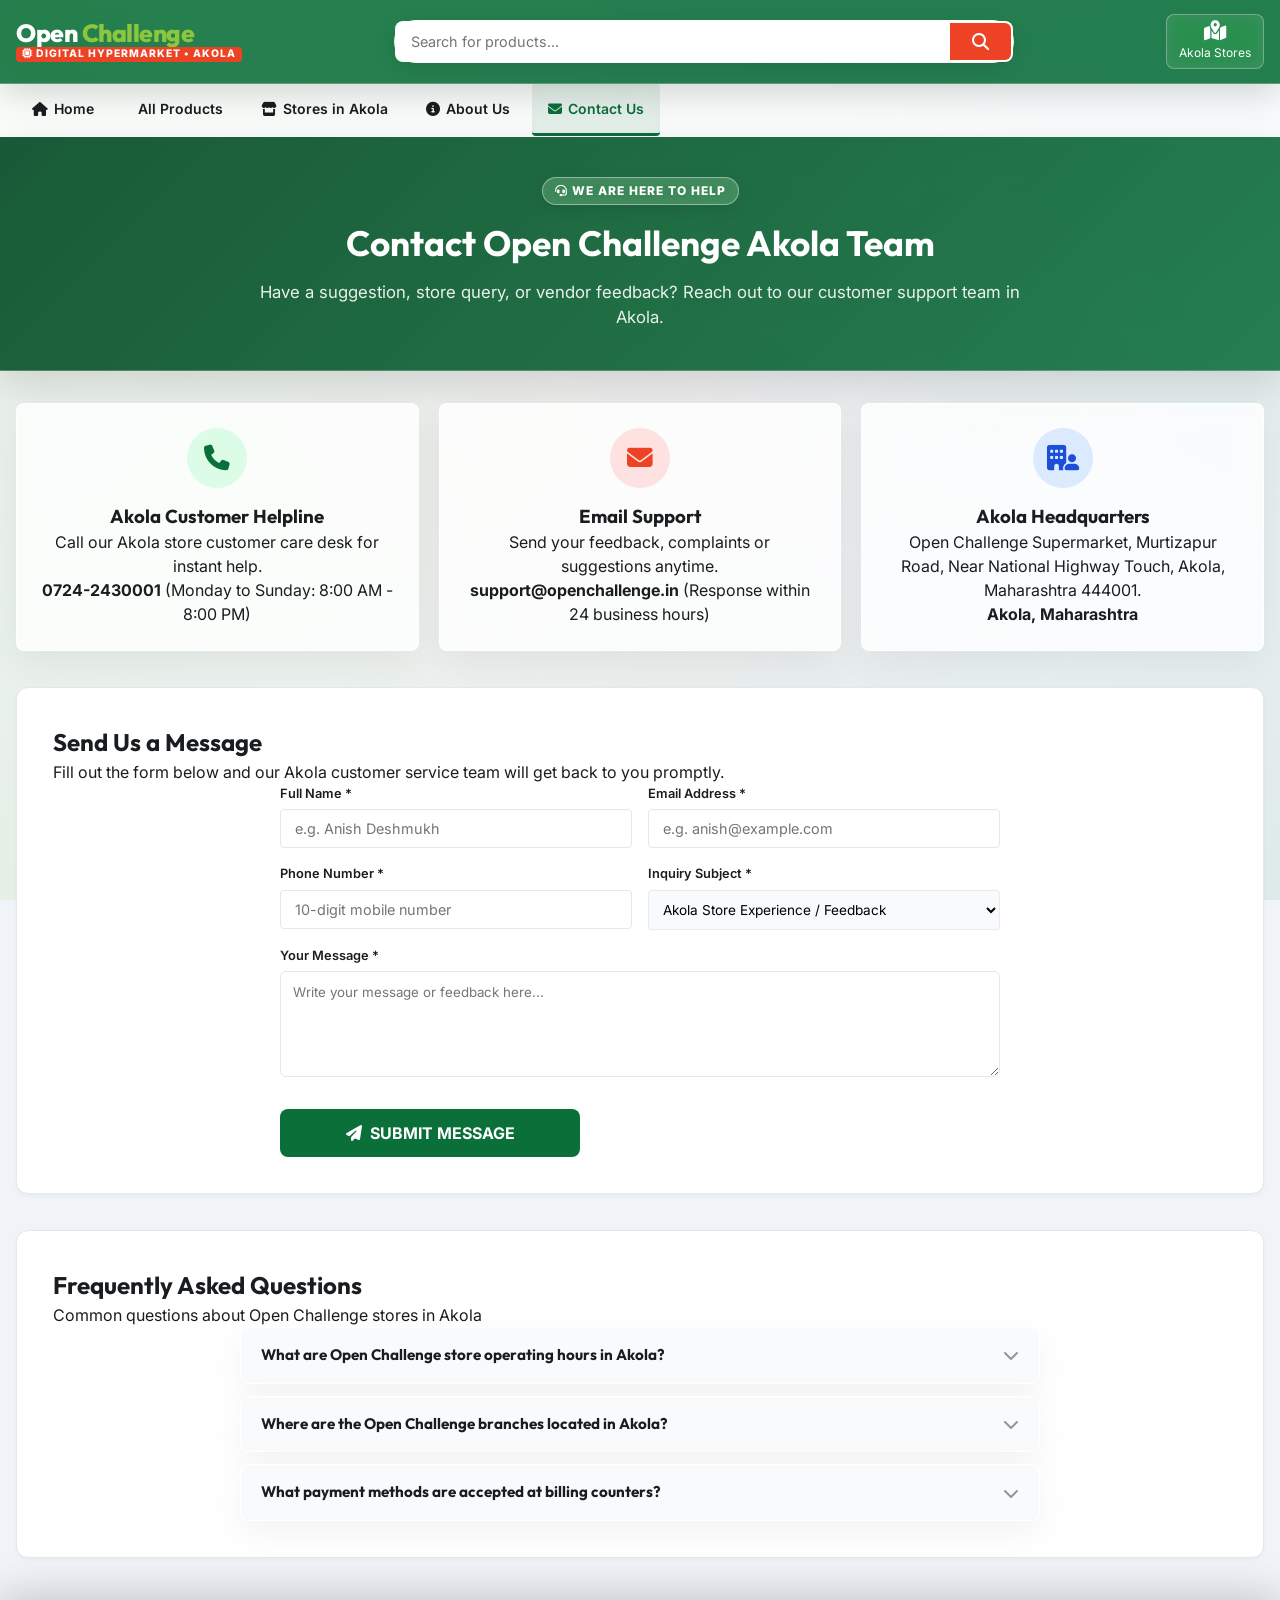
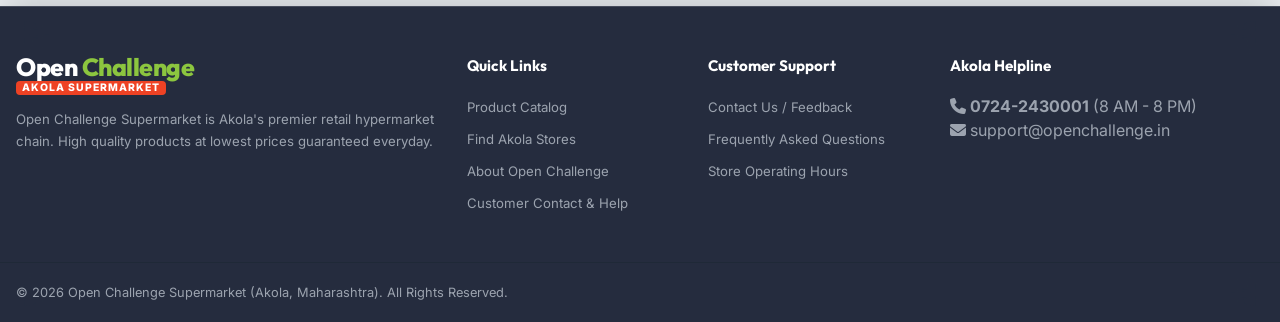
<file: contact.html>
<!DOCTYPE html>
<html lang="en">
<head>
    <meta charset="UTF-8">
    <meta name="viewport" content="width=device-width, initial-scale=1.0">
    <title>Contact Us - Open Challenge Supermarket Akola</title>
    <meta name="description" content="Contact Open Challenge customer care helpline at 0724-2430001 or send suggestions. Find store addresses in Akola, Maharashtra and FAQs.">
    
    <!-- Google Fonts -->
    <link rel="preconnect" href="https://fonts.googleapis.com">
    <link rel="preconnect" href="https://fonts.gstatic.com" crossorigin>
    <link href="https://fonts.googleapis.com/css2?family=Outfit:wght@400;500;600;700;800&family=Inter:wght@400;500;600;700&display=swap" rel="stylesheet">
    
    <!-- FontAwesome Icons -->
    <link rel="stylesheet" href="https://cdnjs.cloudflare.com/ajax/libs/font-awesome/6.4.0/css/all.min.css">
    
    <!-- Custom CSS -->
    <link rel="stylesheet" href="style.css">
</head>
<body>

    <!-- Main Header -->
    <header class="main-header">
        <div class="container header-content">
            <!-- Brand Logo -->
            <a href="index.html" class="logo-container">
                <div class="logo-badge">
                    <span class="logo-main">Open <span class="logo-art">Challenge</span></span>
                    <span class="logo-sub"><i class="fa-solid fa-microchip"></i> DIGITAL HYPERMARKET • AKOLA</span>
                </div>
            </a>

            <!-- Search Bar -->
            <div class="search-container">
                <div class="search-wrapper">
                    <input type="text" id="main-search-input" placeholder="Search for products..." onclick="window.location.href='index.html#catalog'">
                    <button class="search-btn" onclick="window.location.href='index.html#catalog'" aria-label="Search">
                        <i class="fa-solid fa-magnifying-glass"></i>
                    </button>
                </div>
            </div>

            <!-- Header Quick Actions -->
            <div class="header-actions">
                <a href="stores.html" class="action-btn" title="Find Store Locations">
                    <i class="fa-solid fa-map-location-dot"></i>
                    <span class="action-text">Akola Stores</span>
                </a>
            </div>
        </div>
    </header>

    <!-- Mega Navigation Category Bar -->
    <nav class="category-nav">
        <div class="container nav-wrapper">
            <ul class="nav-links">
                <li><a href="index.html" class="nav-link"><i class="fa-solid fa-house"></i> Home</a></li>
                <li><a href="index.html#catalog" class="nav-link"><i class="fa-solid fa-grid-2"></i> All Products</a></li>
                <li><a href="stores.html" class="nav-link"><i class="fa-solid fa-store"></i> Stores in Akola</a></li>
                <li><a href="about.html" class="nav-link"><i class="fa-solid fa-circle-info"></i> About Us</a></li>
                <li><a href="contact.html" class="nav-link active"><i class="fa-solid fa-envelope"></i> Contact Us</a></li>
            </ul>
        </div>
    </nav>

    <!-- Page Hero Banner -->
    <section class="page-hero-section">
        <div class="container">
            <div class="page-hero-content">
                <span class="hero-sub-tag"><i class="fa-solid fa-headset"></i> WE ARE HERE TO HELP</span>
                <h1>Contact Open Challenge Akola Team</h1>
                <p>Have a suggestion, store query, or vendor feedback? Reach out to our customer support team in Akola.</p>
            </div>
        </div>
    </section>

    <!-- Contact Cards & Form -->
    <main class="main-content container page-body">
        
        <!-- Contact Methods Cards -->
        <div class="contact-cards-grid">
            <div class="contact-card">
                <div class="contact-icon green">
                    <i class="fa-solid fa-phone"></i>
                </div>
                <h3>Akola Customer Helpline</h3>
                <p>Call our Akola store customer care desk for instant help.</p>
                <strong class="contact-highlight">0724-2430001</strong>
                <span class="contact-time">(Monday to Sunday: 8:00 AM - 8:00 PM)</span>
            </div>

            <div class="contact-card">
                <div class="contact-icon red">
                    <i class="fa-solid fa-envelope"></i>
                </div>
                <h3>Email Support</h3>
                <p>Send your feedback, complaints or suggestions anytime.</p>
                <strong class="contact-highlight">support@openchallenge.in</strong>
                <span class="contact-time">(Response within 24 business hours)</span>
            </div>

            <div class="contact-card">
                <div class="contact-icon blue">
                    <i class="fa-solid fa-building-user"></i>
                </div>
                <h3>Akola Headquarters</h3>
                <p>Open Challenge Supermarket, Murtizapur Road, Near National Highway Touch, Akola, Maharashtra 444001.</p>
                <strong class="contact-highlight">Akola, Maharashtra</strong>
            </div>
        </div>

        <!-- Contact & Feedback Form -->
        <section class="contact-form-section">
            <div class="section-title-center">
                <h2>Send Us a Message</h2>
                <p>Fill out the form below and our Akola customer service team will get back to you promptly.</p>
            </div>

            <form class="contact-form" onsubmit="handleContactSubmit(event)">
                <div class="form-row">
                    <div class="form-group">
                        <label for="contact-name">Full Name *</label>
                        <input type="text" id="contact-name" placeholder="e.g. Anish Deshmukh" required>
                    </div>

                    <div class="form-group">
                        <label for="contact-email">Email Address *</label>
                        <input type="email" id="contact-email" placeholder="e.g. anish@example.com" required>
                    </div>
                </div>

                <div class="form-row">
                    <div class="form-group">
                        <label for="contact-phone">Phone Number *</label>
                        <input type="tel" id="contact-phone" placeholder="10-digit mobile number" required pattern="[0-9]{10}">
                    </div>

                    <div class="form-group">
                        <label for="contact-category">Inquiry Subject *</label>
                        <select id="contact-category" required class="sort-dropdown" style="width:100%; padding:10px;">
                            <option value="Akola Store Experience / Feedback">Akola Store Experience / Feedback</option>
                            <option value="Product Availability & Pricing">Product Availability & Pricing</option>
                            <option value="Vendor / Supplier Partnership">Vendor / Supplier Partnership</option>
                            <option value="Careers / Job Application">Careers / Job Application</option>
                            <option value="General Suggestion">General Suggestion</option>
                        </select>
                    </div>
                </div>

                <div class="form-group">
                    <label for="contact-message">Your Message *</label>
                    <textarea id="contact-message" rows="5" placeholder="Write your message or feedback here..." required style="width:100%; padding:12px; border-radius:6px; border:1px solid var(--border-color); font-family:inherit; outline:none;"></textarea>
                </div>

                <button type="submit" class="btn btn-primary btn-large btn-full" style="max-width:300px; margin: 10px auto 0;">
                    <i class="fa-solid fa-paper-plane"></i> SUBMIT MESSAGE
                </button>
            </form>
        </section>

        <!-- FAQ Accordion Section -->
        <section class="faq-section" id="faq">
            <div class="section-title-center">
                <h2>Frequently Asked Questions</h2>
                <p>Common questions about Open Challenge stores in Akola</p>
            </div>

            <div class="faq-list">
                <div class="faq-item">
                    <div class="faq-question" onclick="toggleFaq(this)">
                        <h4>What are Open Challenge store operating hours in Akola?</h4>
                        <i class="fa-solid fa-chevron-down"></i>
                    </div>
                    <div class="faq-answer">
                        <p>All Open Challenge stores in Akola are open 7 days a week from 8:00 AM to 10:00 PM. You can check specific branch locations on our <a href="stores.html" class="green-text font-weight-700">Akola Store Locator</a> page.</p>
                    </div>
                </div>

                <div class="faq-item">
                    <div class="faq-question" onclick="toggleFaq(this)">
                        <h4>Where are the Open Challenge branches located in Akola?</h4>
                        <i class="fa-solid fa-chevron-down"></i>
                    </div>
                    <div class="faq-answer">
                        <p>We have 4 major branches across Akola: Murtizapur Road, Civil Lines, Jowahar Nagar, and Old City Market.</p>
                    </div>
                </div>

                <div class="faq-item">
                    <div class="faq-question" onclick="toggleFaq(this)">
                        <h4>What payment methods are accepted at billing counters?</h4>
                        <i class="fa-solid fa-chevron-down"></i>
                    </div>
                    <div class="faq-answer">
                        <p>All Open Challenge Akola stores accept Cash, Credit Cards (Visa, Mastercard, RuPay), Debit Cards, and all major UPI payments (Google Pay, PhonePe, Paytm, BHIM, etc.).</p>
                    </div>
                </div>
            </div>
        </section>

    </main>

    <!-- Footer Section -->
    <footer class="main-footer">
        <div class="container footer-top">
            <div class="footer-col brand-col">
                <div class="logo-badge white">
                    <span class="logo-main">Open <span class="logo-art">Challenge</span></span>
                    <span class="logo-sub">AKOLA SUPERMARKET</span>
                </div>
                <p>Open Challenge Supermarket is Akola's premier retail hypermarket chain. High quality products at lowest prices guaranteed everyday.</p>
            </div>

            <div class="footer-col">
                <h4>Quick Links</h4>
                <ul>
                    <li><a href="index.html">Product Catalog</a></li>
                    <li><a href="stores.html">Find Akola Stores</a></li>
                    <li><a href="about.html">About Open Challenge</a></li>
                    <li><a href="contact.html">Customer Contact & Help</a></li>
                </ul>
            </div>

            <div class="footer-col">
                <h4>Customer Support</h4>
                <ul>
                    <li><a href="contact.html">Contact Us / Feedback</a></li>
                    <li><a href="contact.html#faq">Frequently Asked Questions</a></li>
                    <li><a href="stores.html">Store Operating Hours</a></li>
                </ul>
            </div>

            <div class="footer-col app-col">
                <h4>Akola Helpline</h4>
                <p><i class="fa-solid fa-phone"></i> <strong>0724-2430001</strong> (8 AM - 8 PM)</p>
                <p><i class="fa-solid fa-envelope"></i> support@openchallenge.in</p>
            </div>
        </div>

        <div class="footer-bottom">
            <div class="container flex-between">
                <p>&copy; 2026 Open Challenge Supermarket (Akola, Maharashtra). All Rights Reserved.</p>
            </div>
        </div>
    </footer>

    <!-- Custom JavaScript -->
    <script src="script.js"></script>
</body>
</html>
</file>
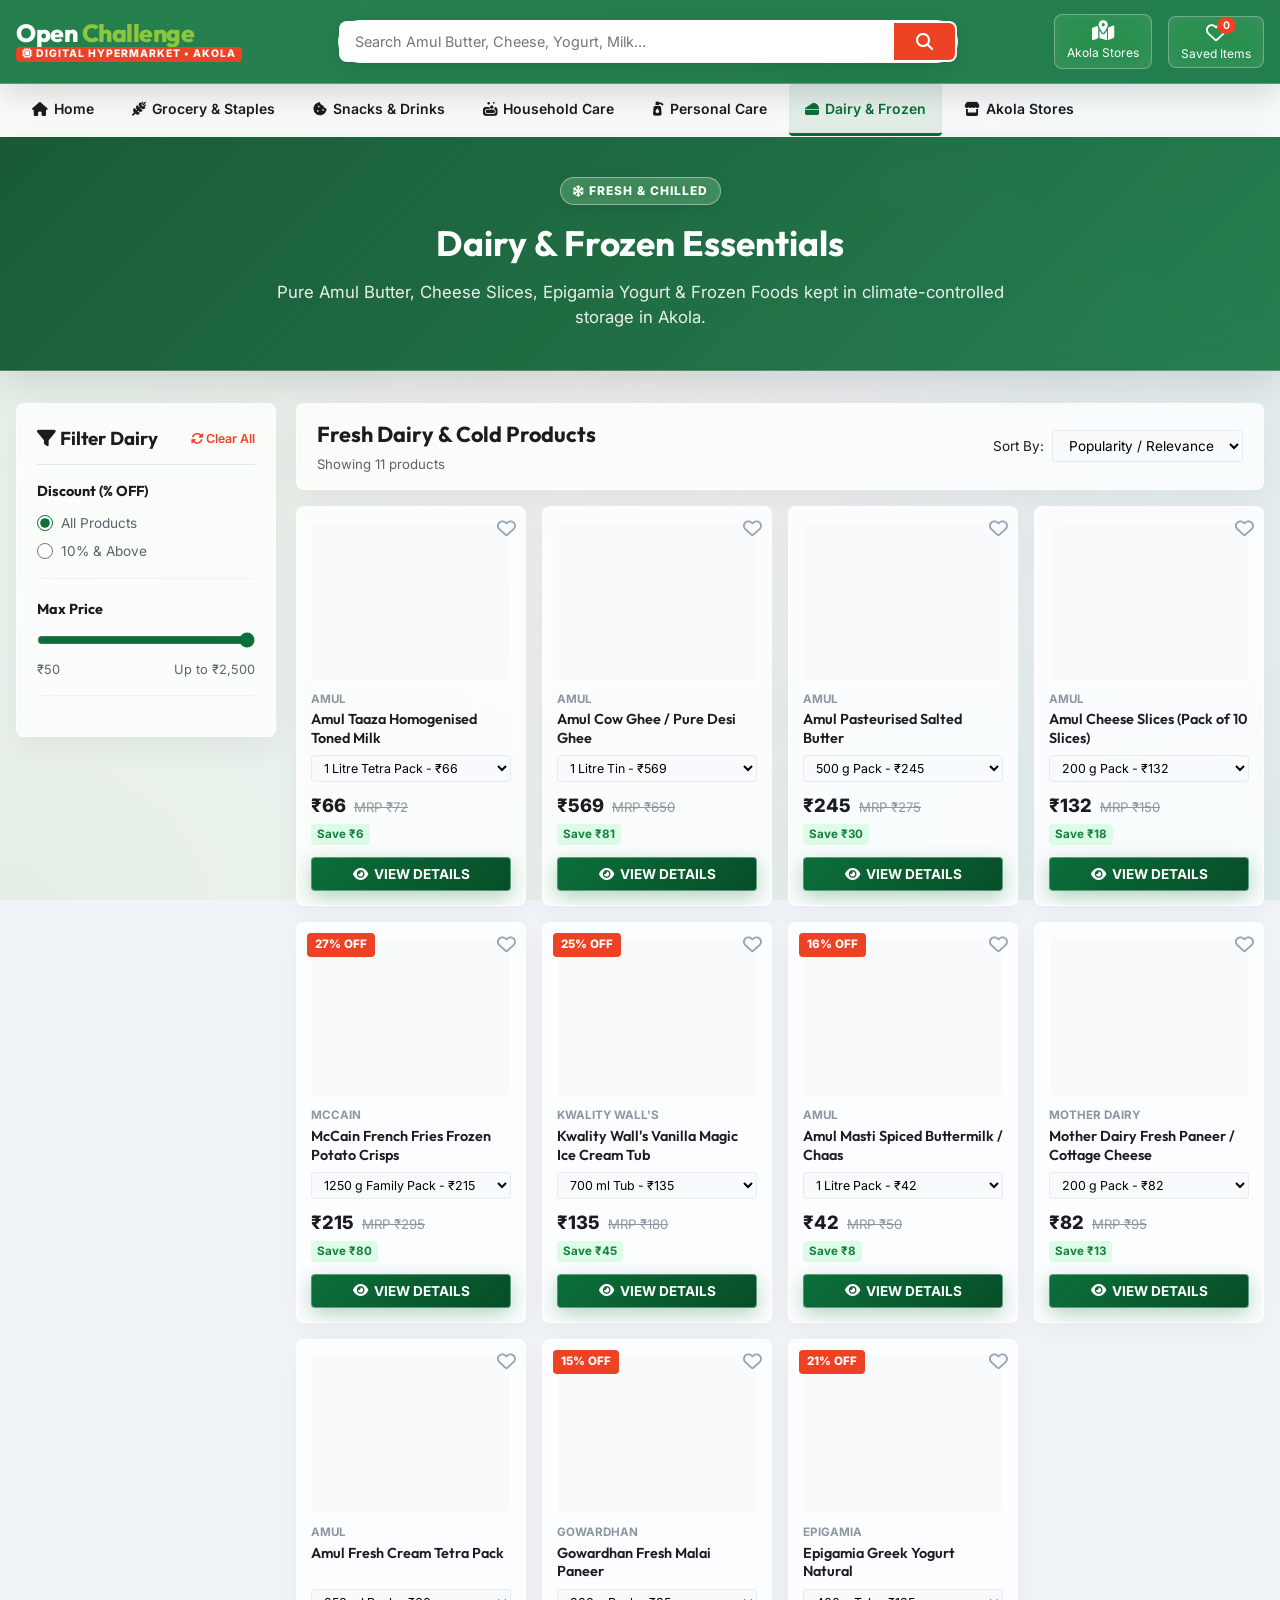
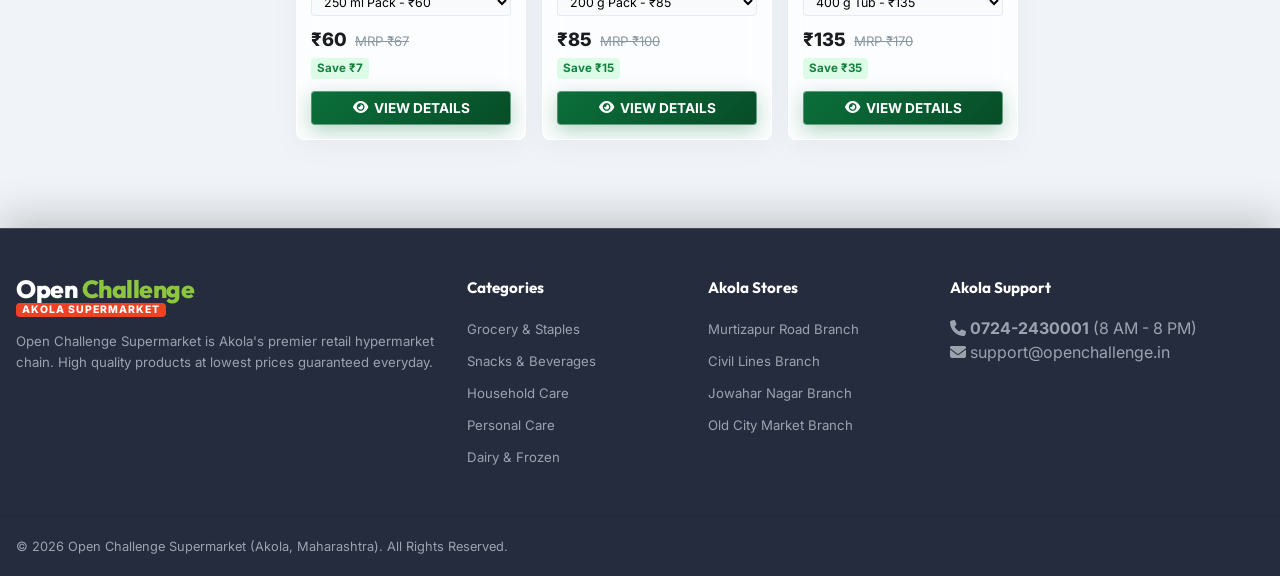
<file: dairy.html>
<!DOCTYPE html>
<html lang="en">
<head>
    <meta charset="UTF-8">
    <meta name="viewport" content="width=device-width, initial-scale=1.0">
    <title>Dairy & Frozen Essentials - Open Challenge Akola</title>
    <meta name="description" content="Shop Amul Butter, Cheese, Milk, Greek Yogurt & Frozen Delights at lowest prices at Open Challenge Supermarket in Akola.">
    
    <!-- Google Fonts -->
    <link rel="preconnect" href="https://fonts.googleapis.com">
    <link rel="preconnect" href="https://fonts.gstatic.com" crossorigin>
    <link href="https://fonts.googleapis.com/css2?family=Outfit:wght@400;500;600;700;800&family=Inter:wght@400;500;600;700&display=swap" rel="stylesheet">
    
    <!-- FontAwesome Icons -->
    <link rel="stylesheet" href="https://cdnjs.cloudflare.com/ajax/libs/font-awesome/6.4.0/css/all.min.css">
    
    <!-- Custom CSS -->
    <link rel="stylesheet" href="style.css">
</head>
<body data-category-page="Dairy & Frozen">

    <!-- Main Header -->
    <header class="main-header">
        <div class="container header-content">
            <a href="index.html" class="logo-container">
                <div class="logo-badge">
                    <span class="logo-main">Open <span class="logo-art">Challenge</span></span>
                    <span class="logo-sub"><i class="fa-solid fa-microchip"></i> DIGITAL HYPERMARKET • AKOLA</span>
                </div>
            </a>

            <div class="search-container">
                <div class="search-wrapper">
                    <input type="text" id="main-search-input" placeholder="Search Amul Butter, Cheese, Yogurt, Milk..." autocomplete="off">
                    <button class="search-btn" id="search-submit-btn" aria-label="Search">
                        <i class="fa-solid fa-magnifying-glass"></i>
                    </button>
                </div>
                <div class="search-dropdown hidden" id="search-dropdown-results"></div>
            </div>

            <div class="header-actions">
                <a href="stores.html" class="action-btn" title="Find Store Locations">
                    <i class="fa-solid fa-map-location-dot"></i>
                    <span class="action-text">Akola Stores</span>
                </a>

                <button class="action-btn" onclick="openWishlistDrawer()" title="Saved Favorites">
                    <div class="icon-with-badge">
                        <i class="fa-regular fa-heart"></i>
                        <span class="badge" id="wishlist-count-badge">0</span>
                    </div>
                    <span class="action-text">Saved Items</span>
                </button>
            </div>
        </div>
    </header>

    <!-- Navigation Category Bar -->
    <nav class="category-nav">
        <div class="container nav-wrapper">
            <ul class="nav-links">
                <li><a href="index.html" class="nav-link"><i class="fa-solid fa-house"></i> Home</a></li>
                <li><a href="grocery.html" class="nav-link"><i class="fa-solid fa-wheat-awn"></i> Grocery & Staples</a></li>
                <li><a href="snacks.html" class="nav-link"><i class="fa-solid fa-cookie-bite"></i> Snacks & Drinks</a></li>
                <li><a href="household.html" class="nav-link"><i class="fa-solid fa-soap"></i> Household Care</a></li>
                <li><a href="personal-care.html" class="nav-link"><i class="fa-solid fa-pump-soap"></i> Personal Care</a></li>
                <li><a href="dairy.html" class="nav-link active"><i class="fa-solid fa-cheese"></i> Dairy & Frozen</a></li>
                <li><a href="stores.html" class="nav-link"><i class="fa-solid fa-store"></i> Akola Stores</a></li>
            </ul>
        </div>
    </nav>

    <!-- Page Hero Banner -->
    <section class="page-hero-section" style="background: linear-gradient(135deg, #0369a1 0%, #0284c7 100%);">
        <div class="container">
            <div class="page-hero-content">
                <span class="hero-sub-tag"><i class="fa-solid fa-snowflake"></i> FRESH & CHILLED</span>
                <h1>Dairy & Frozen Essentials</h1>
                <p>Pure Amul Butter, Cheese Slices, Epigamia Yogurt & Frozen Foods kept in climate-controlled storage in Akola.</p>
            </div>
        </div>
    </section>

    <!-- Product Catalog Section -->
    <main class="main-content container page-body">
        <section class="catalog-section" id="catalog">
            
            <aside class="sidebar-filters">
                <div class="sidebar-header">
                    <h3><i class="fa-solid fa-filter"></i> Filter Dairy</h3>
                    <button class="reset-filter-btn" id="reset-filters-btn"><i class="fa-solid fa-rotate"></i> Clear All</button>
                </div>

                <div class="filter-group">
                    <h4 class="filter-title">Discount (% OFF)</h4>
                    <div class="filter-options">
                        <label class="filter-radio">
                            <input type="radio" name="discount-filter" value="0" checked> All Products
                        </label>
                        <label class="filter-radio">
                            <input type="radio" name="discount-filter" value="10"> 10% & Above
                        </label>
                    </div>
                </div>

                <div class="filter-group">
                    <h4 class="filter-title">Max Price</h4>
                    <div class="price-slider-box">
                        <input type="range" id="price-range-slider" min="50" max="2500" step="50" value="2500">
                        <div class="price-range-labels">
                            <span>₹50</span>
                            <span id="price-range-value">Up to ₹2,500</span>
                        </div>
                    </div>
                </div>
            </aside>

            <div class="catalog-main">
                <div class="catalog-toolbar">
                    <div class="toolbar-left">
                        <h2>Fresh Dairy & Cold Products</h2>
                        <span class="product-count" id="product-count-label">Showing products</span>
                    </div>

                    <div class="toolbar-right">
                        <div class="sort-box">
                            <label for="sort-select">Sort By:</label>
                            <select id="sort-select" class="sort-dropdown">
                                <option value="relevance">Popularity / Relevance</option>
                                <option value="price-low">Price: Low to High</option>
                                <option value="price-high">Price: High to Low</option>
                                <option value="discount-high">Highest Discount</option>
                            </select>
                        </div>
                    </div>
                </div>

                <div class="products-grid" id="products-grid"></div>

                <div class="empty-products-state hidden" id="empty-state">
                    <i class="fa-solid fa-magnifying-glass"></i>
                    <h3>No dairy products found matching your search</h3>
                    <button class="btn btn-primary" onclick="resetAllFilters()">Reset Filters</button>
                </div>
            </div>
        </section>
    </main>

    <footer class="main-footer">
        <div class="container footer-top">
            <div class="footer-col brand-col">
                <div class="logo-badge white">
                    <span class="logo-main">Open <span class="logo-art">Challenge</span></span>
                    <span class="logo-sub">AKOLA SUPERMARKET</span>
                </div>
                <p>Open Challenge Supermarket is Akola's premier retail hypermarket chain. High quality products at lowest prices guaranteed everyday.</p>
            </div>
            <div class="footer-col">
                <h4>Categories</h4>
                <ul>
                    <li><a href="grocery.html">Grocery & Staples</a></li>
                    <li><a href="snacks.html">Snacks & Beverages</a></li>
                    <li><a href="household.html">Household Care</a></li>
                    <li><a href="personal-care.html">Personal Care</a></li>
                    <li><a href="dairy.html">Dairy & Frozen</a></li>
                </ul>
            </div>
            <div class="footer-col">
                <h4>Akola Stores</h4>
                <ul>
                    <li><a href="stores.html">Murtizapur Road Branch</a></li>
                    <li><a href="stores.html">Civil Lines Branch</a></li>
                    <li><a href="stores.html">Jowahar Nagar Branch</a></li>
                    <li><a href="stores.html">Old City Market Branch</a></li>
                </ul>
            </div>
            <div class="footer-col app-col">
                <h4>Akola Support</h4>
                <p><i class="fa-solid fa-phone"></i> <strong>0724-2430001</strong> (8 AM - 8 PM)</p>
                <p><i class="fa-solid fa-envelope"></i> support@openchallenge.in</p>
            </div>
        </div>
        <div class="footer-bottom">
            <div class="container flex-between">
                <p>&copy; 2026 Open Challenge Supermarket (Akola, Maharashtra). All Rights Reserved.</p>
            </div>
        </div>
    </footer>

    <div class="modal-overlay hidden" id="product-detail-modal">
        <div class="modal-card product-detail-card">
            <button class="close-modal-btn" onclick="closeProductDetailModal()"><i class="fa-solid fa-xmark"></i></button>
            <div class="modal-body product-detail-layout" id="product-detail-body"></div>
        </div>
    </div>

    <div class="toast-container" id="toast-container"></div>
    <script src="script.js"></script>
</body>
</html>
</file>
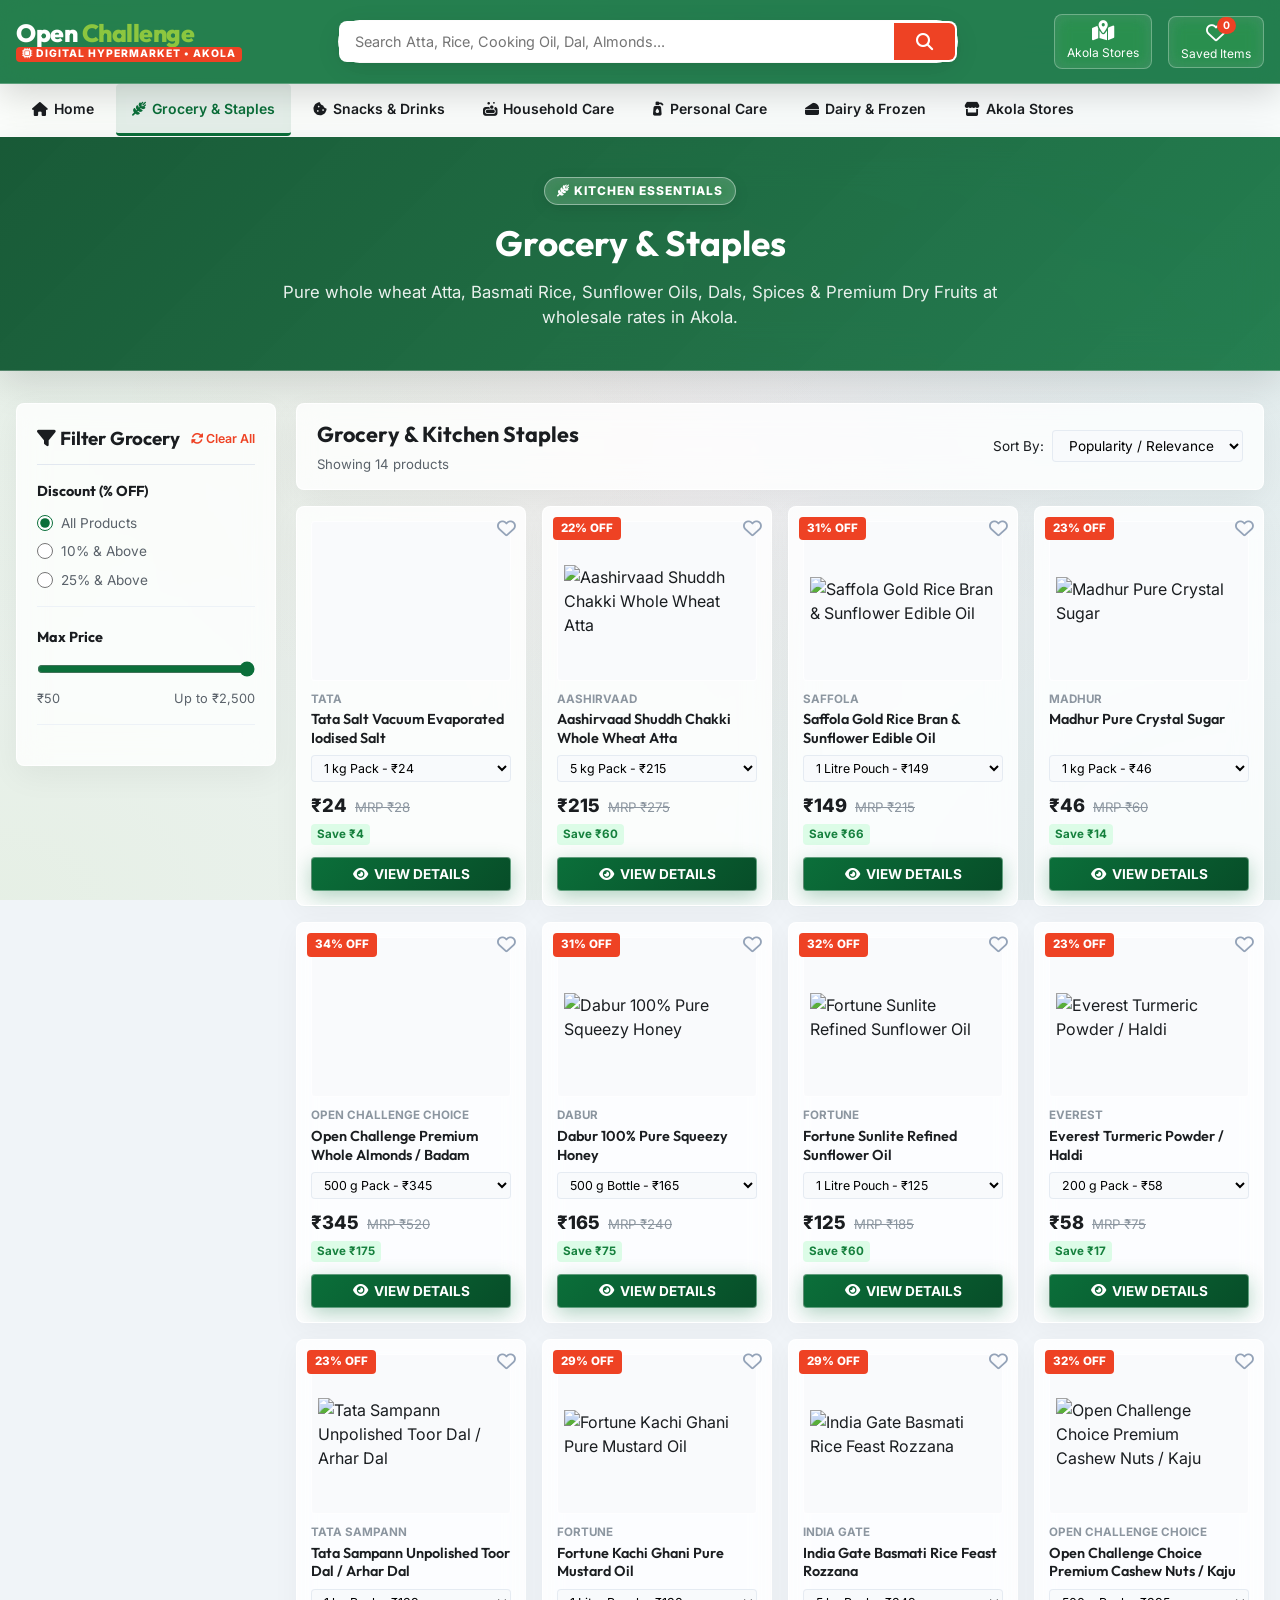
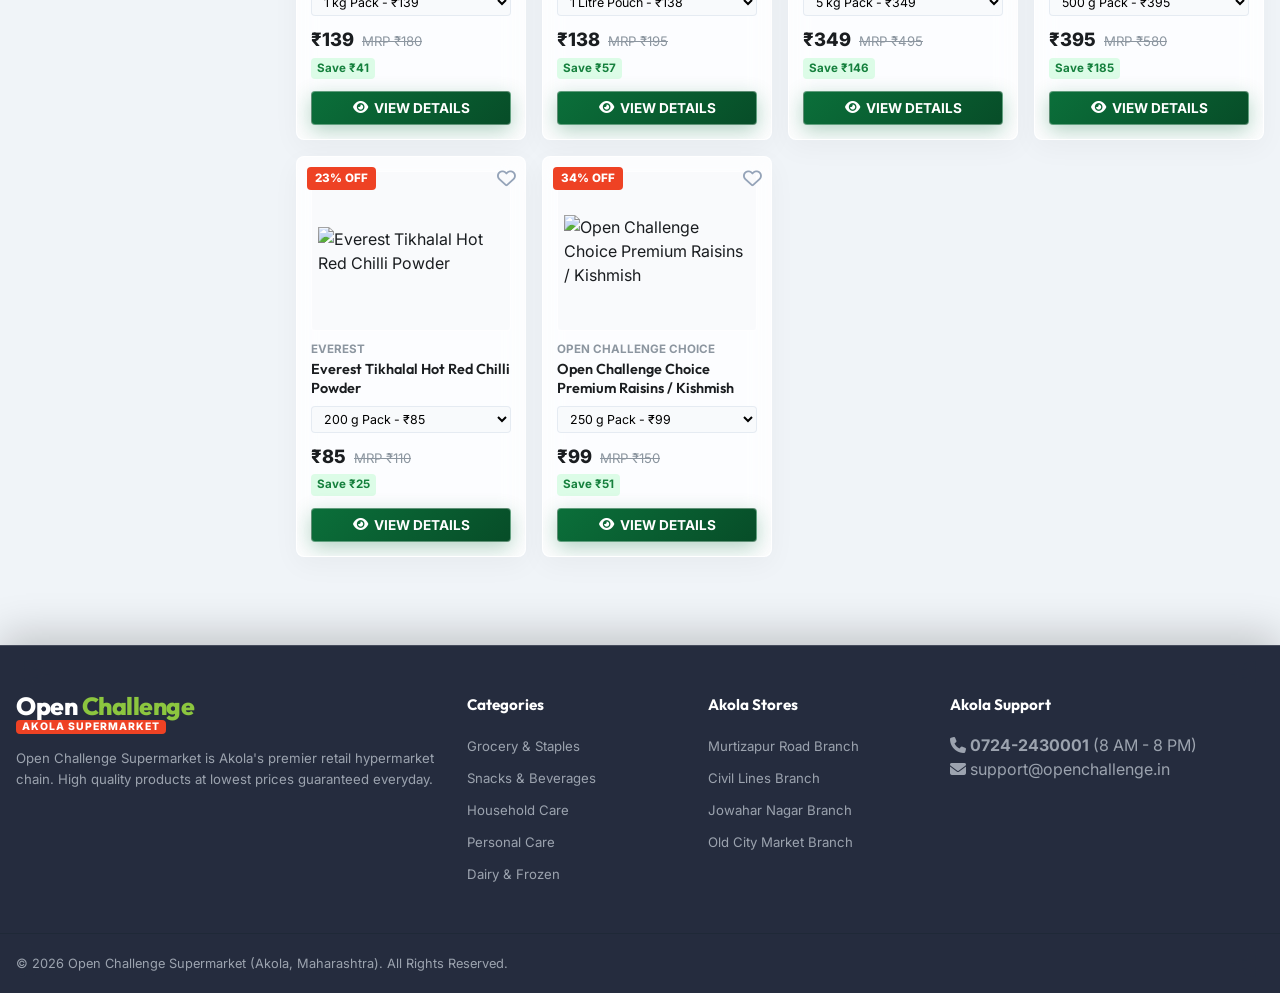
<file: grocery.html>
<!DOCTYPE html>
<html lang="en">
<head>
    <meta charset="UTF-8">
    <meta name="viewport" content="width=device-width, initial-scale=1.0">
    <title>Grocery & Staples - Open Challenge Supermarket Akola</title>
    <meta name="description" content="Shop Atta, Rice, Cooking Oils, Dal, Pulses, Spices & Dry Fruits at everyday lowest prices at Open Challenge Supermarket in Akola.">
    
    <!-- Google Fonts -->
    <link rel="preconnect" href="https://fonts.googleapis.com">
    <link rel="preconnect" href="https://fonts.gstatic.com" crossorigin>
    <link href="https://fonts.googleapis.com/css2?family=Outfit:wght@400;500;600;700;800&family=Inter:wght@400;500;600;700&display=swap" rel="stylesheet">
    
    <!-- FontAwesome Icons -->
    <link rel="stylesheet" href="https://cdnjs.cloudflare.com/ajax/libs/font-awesome/6.4.0/css/all.min.css">
    
    <!-- Custom CSS -->
    <link rel="stylesheet" href="style.css">
</head>
<body data-category-page="Grocery & Staples">

    <!-- Main Header -->
    <header class="main-header">
        <div class="container header-content">
            <!-- Brand Logo -->
            <a href="index.html" class="logo-container">
                <div class="logo-badge">
                    <span class="logo-main">Open <span class="logo-art">Challenge</span></span>
                    <span class="logo-sub"><i class="fa-solid fa-microchip"></i> DIGITAL HYPERMARKET • AKOLA</span>
                </div>
            </a>

            <!-- Search Bar -->
            <div class="search-container">
                <div class="search-wrapper">
                    <input type="text" id="main-search-input" placeholder="Search Atta, Rice, Cooking Oil, Dal, Almonds..." autocomplete="off">
                    <button class="search-btn" id="search-submit-btn" aria-label="Search">
                        <i class="fa-solid fa-magnifying-glass"></i>
                    </button>
                </div>
                <div class="search-dropdown hidden" id="search-dropdown-results"></div>
            </div>

            <!-- Header Quick Actions -->
            <div class="header-actions">
                <a href="stores.html" class="action-btn" title="Find Store Locations">
                    <i class="fa-solid fa-map-location-dot"></i>
                    <span class="action-text">Akola Stores</span>
                </a>

                <button class="action-btn" onclick="openWishlistDrawer()" title="Saved Favorites">
                    <div class="icon-with-badge">
                        <i class="fa-regular fa-heart"></i>
                        <span class="badge" id="wishlist-count-badge">0</span>
                    </div>
                    <span class="action-text">Saved Items</span>
                </button>
            </div>
        </div>
    </header>

    <!-- Navigation Category Bar -->
    <nav class="category-nav">
        <div class="container nav-wrapper">
            <ul class="nav-links">
                <li><a href="index.html" class="nav-link"><i class="fa-solid fa-house"></i> Home</a></li>
                <li><a href="grocery.html" class="nav-link active"><i class="fa-solid fa-wheat-awn"></i> Grocery & Staples</a></li>
                <li><a href="snacks.html" class="nav-link"><i class="fa-solid fa-cookie-bite"></i> Snacks & Drinks</a></li>
                <li><a href="household.html" class="nav-link"><i class="fa-solid fa-soap"></i> Household Care</a></li>
                <li><a href="personal-care.html" class="nav-link"><i class="fa-solid fa-pump-soap"></i> Personal Care</a></li>
                <li><a href="dairy.html" class="nav-link"><i class="fa-solid fa-cheese"></i> Dairy & Frozen</a></li>
                <li><a href="stores.html" class="nav-link"><i class="fa-solid fa-store"></i> Akola Stores</a></li>
            </ul>
        </div>
    </nav>

    <!-- Page Hero Banner -->
    <section class="page-hero-section" style="background: linear-gradient(135deg, #15803d 0%, #166534 100%);">
        <div class="container">
            <div class="page-hero-content">
                <span class="hero-sub-tag"><i class="fa-solid fa-wheat-awn"></i> KITCHEN ESSENTIALS</span>
                <h1>Grocery & Staples</h1>
                <p>Pure whole wheat Atta, Basmati Rice, Sunflower Oils, Dals, Spices & Premium Dry Fruits at wholesale rates in Akola.</p>
            </div>
        </div>
    </section>

    <!-- Product Catalog Grid Section -->
    <main class="main-content container page-body">
        <section class="catalog-section" id="catalog">
            
            <!-- Filter Sidebar -->
            <aside class="sidebar-filters">
                <div class="sidebar-header">
                    <h3><i class="fa-solid fa-filter"></i> Filter Grocery</h3>
                    <button class="reset-filter-btn" id="reset-filters-btn"><i class="fa-solid fa-rotate"></i> Clear All</button>
                </div>

                <!-- Discount Filter Group -->
                <div class="filter-group">
                    <h4 class="filter-title">Discount (% OFF)</h4>
                    <div class="filter-options">
                        <label class="filter-radio">
                            <input type="radio" name="discount-filter" value="0" checked> All Products
                        </label>
                        <label class="filter-radio">
                            <input type="radio" name="discount-filter" value="10"> 10% & Above
                        </label>
                        <label class="filter-radio">
                            <input type="radio" name="discount-filter" value="25"> 25% & Above
                        </label>
                    </div>
                </div>

                <!-- Price Slider Group -->
                <div class="filter-group">
                    <h4 class="filter-title">Max Price</h4>
                    <div class="price-slider-box">
                        <input type="range" id="price-range-slider" min="50" max="2500" step="50" value="2500">
                        <div class="price-range-labels">
                            <span>₹50</span>
                            <span id="price-range-value">Up to ₹2,500</span>
                        </div>
                    </div>
                </div>
            </aside>

            <!-- Main Product Grid -->
            <div class="catalog-main">
                <div class="catalog-toolbar">
                    <div class="toolbar-left">
                        <h2>Grocery & Kitchen Staples</h2>
                        <span class="product-count" id="product-count-label">Showing products</span>
                    </div>

                    <div class="toolbar-right">
                        <div class="sort-box">
                            <label for="sort-select">Sort By:</label>
                            <select id="sort-select" class="sort-dropdown">
                                <option value="relevance">Popularity / Relevance</option>
                                <option value="price-low">Price: Low to High</option>
                                <option value="price-high">Price: High to Low</option>
                                <option value="discount-high">Highest Discount</option>
                            </select>
                        </div>
                    </div>
                </div>

                <div class="products-grid" id="products-grid"></div>

                <div class="empty-products-state hidden" id="empty-state">
                    <i class="fa-solid fa-magnifying-glass"></i>
                    <h3>No grocery products found matching your search</h3>
                    <button class="btn btn-primary" onclick="resetAllFilters()">Reset Filters</button>
                </div>
            </div>
        </section>
    </main>

    <!-- Footer -->
    <footer class="main-footer">
        <div class="container footer-top">
            <div class="footer-col brand-col">
                <div class="logo-badge white">
                    <span class="logo-main">Open <span class="logo-art">Challenge</span></span>
                    <span class="logo-sub">AKOLA SUPERMARKET</span>
                </div>
                <p>Open Challenge Supermarket is Akola's premier retail hypermarket chain. High quality products at lowest prices guaranteed everyday.</p>
            </div>
            <div class="footer-col">
                <h4>Categories</h4>
                <ul>
                    <li><a href="grocery.html">Grocery & Staples</a></li>
                    <li><a href="snacks.html">Snacks & Beverages</a></li>
                    <li><a href="household.html">Household Care</a></li>
                    <li><a href="personal-care.html">Personal Care</a></li>
                    <li><a href="dairy.html">Dairy & Frozen</a></li>
                </ul>
            </div>
            <div class="footer-col">
                <h4>Akola Stores</h4>
                <ul>
                    <li><a href="stores.html">Murtizapur Road Branch</a></li>
                    <li><a href="stores.html">Civil Lines Branch</a></li>
                    <li><a href="stores.html">Jowahar Nagar Branch</a></li>
                    <li><a href="stores.html">Old City Market Branch</a></li>
                </ul>
            </div>
            <div class="footer-col app-col">
                <h4>Akola Support</h4>
                <p><i class="fa-solid fa-phone"></i> <strong>0724-2430001</strong> (8 AM - 8 PM)</p>
                <p><i class="fa-solid fa-envelope"></i> support@openchallenge.in</p>
            </div>
        </div>
        <div class="footer-bottom">
            <div class="container flex-between">
                <p>&copy; 2026 Open Challenge Supermarket (Akola, Maharashtra). All Rights Reserved.</p>
            </div>
        </div>
    </footer>

    <!-- Product Details Modal -->
    <div class="modal-overlay hidden" id="product-detail-modal">
        <div class="modal-card product-detail-card">
            <button class="close-modal-btn" onclick="closeProductDetailModal()"><i class="fa-solid fa-xmark"></i></button>
            <div class="modal-body product-detail-layout" id="product-detail-body"></div>
        </div>
    </div>

    <!-- Toast Notifications -->
    <div class="toast-container" id="toast-container"></div>

    <script src="script.js"></script>
</body>
</html>
</file>
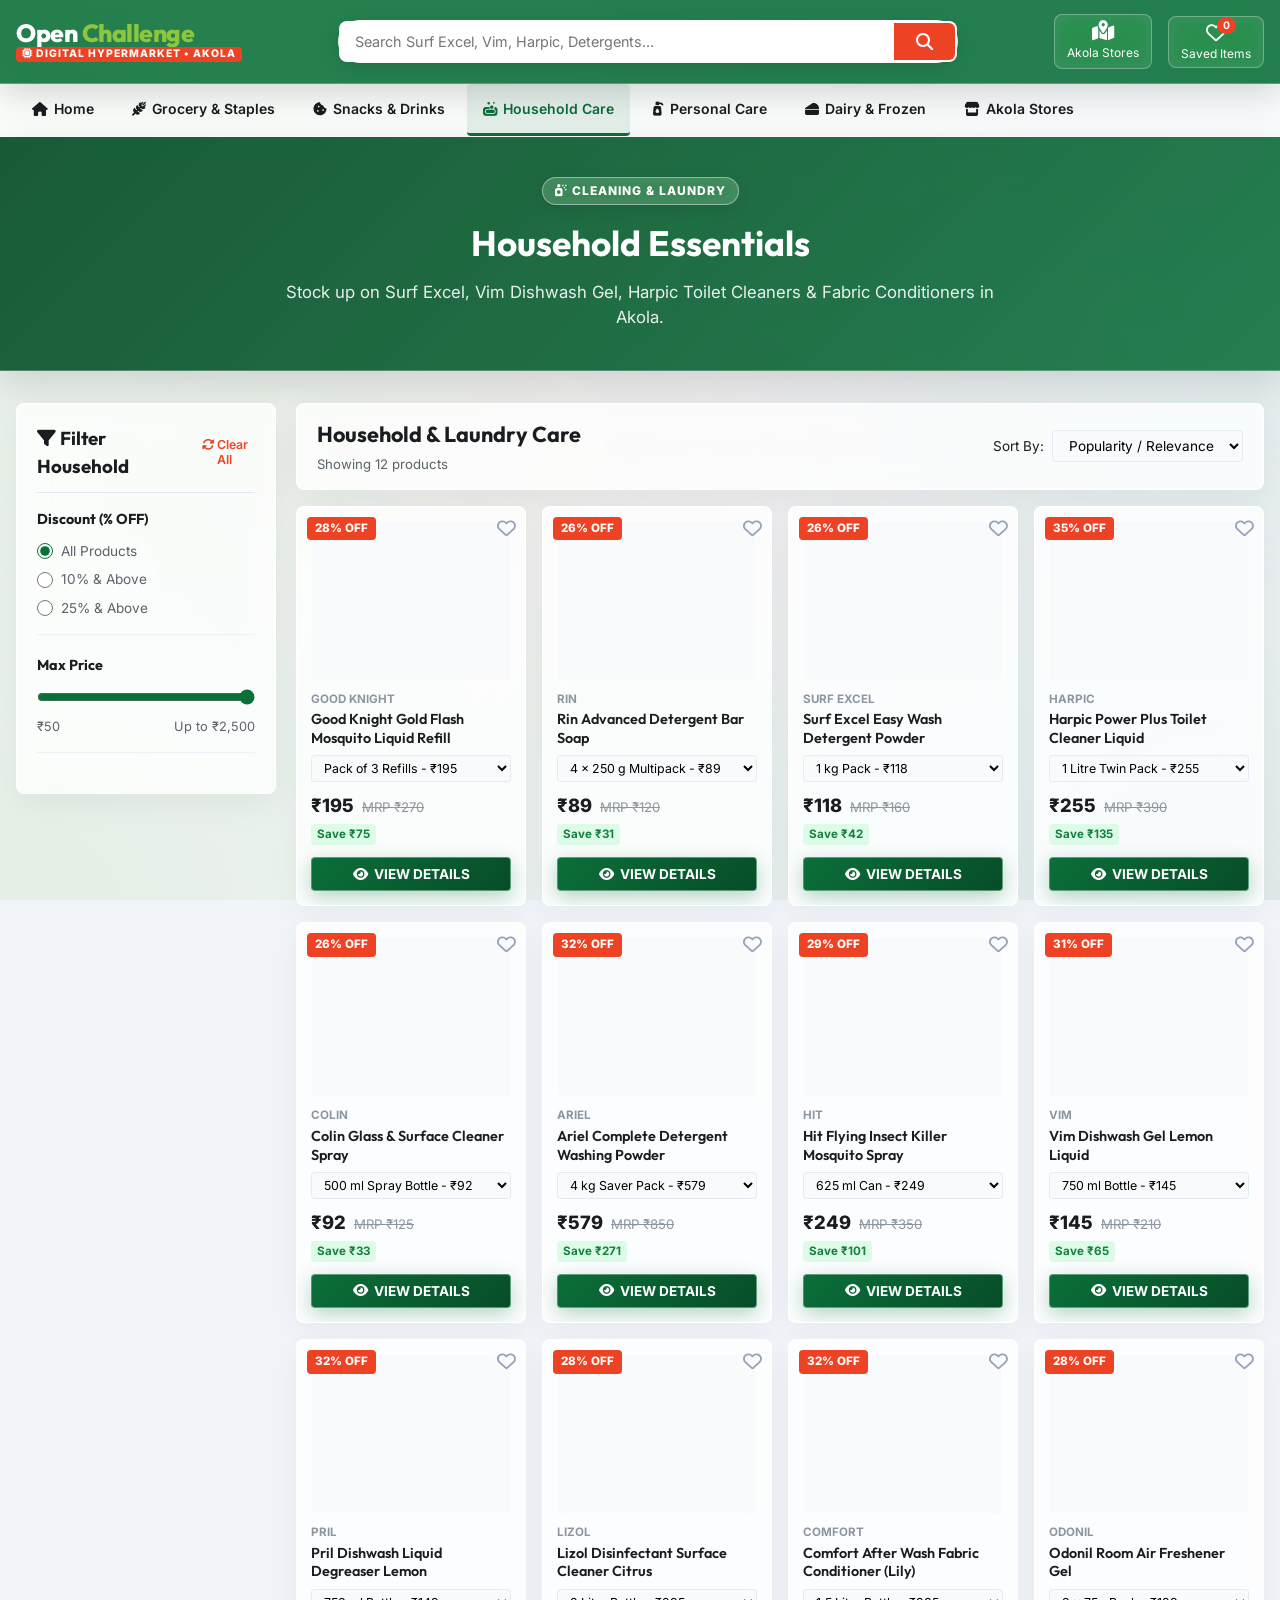
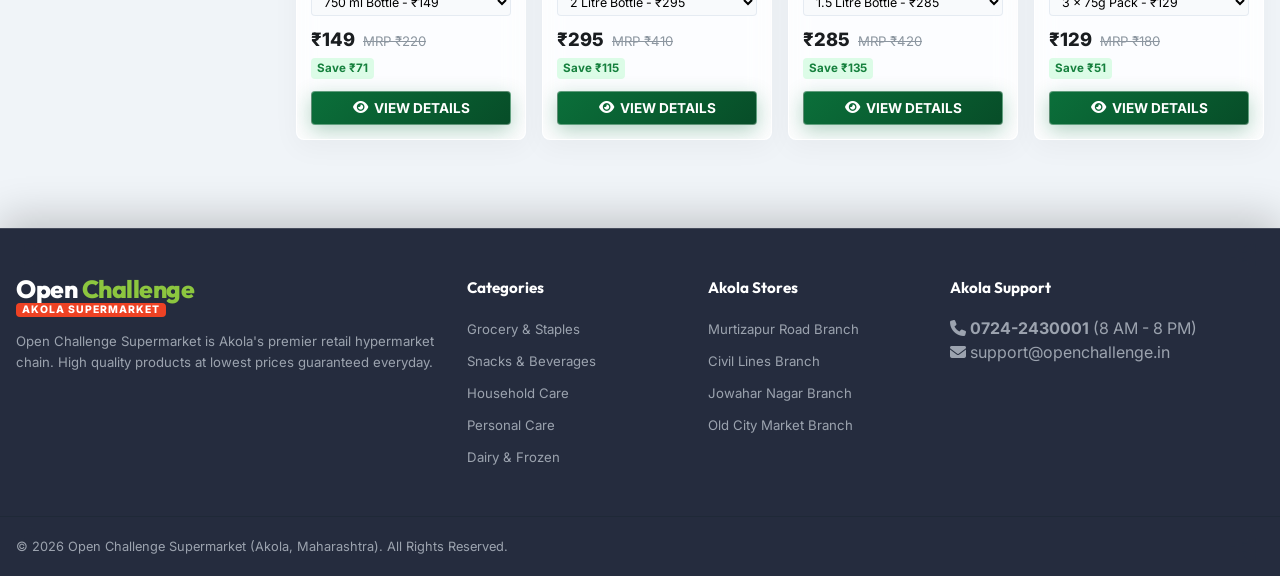
<file: household.html>
<!DOCTYPE html>
<html lang="en">
<head>
    <meta charset="UTF-8">
    <meta name="viewport" content="width=device-width, initial-scale=1.0">
    <title>Household Essentials & Cleaners - Open Challenge Akola</title>
    <meta name="description" content="Shop Detergents, Dishwash liquids, Toilet Cleaners & Cleaners at lowest prices at Open Challenge Supermarket in Akola.">
    
    <!-- Google Fonts -->
    <link rel="preconnect" href="https://fonts.googleapis.com">
    <link rel="preconnect" href="https://fonts.gstatic.com" crossorigin>
    <link href="https://fonts.googleapis.com/css2?family=Outfit:wght@400;500;600;700;800&family=Inter:wght@400;500;600;700&display=swap" rel="stylesheet">
    
    <!-- FontAwesome Icons -->
    <link rel="stylesheet" href="https://cdnjs.cloudflare.com/ajax/libs/font-awesome/6.4.0/css/all.min.css">
    
    <!-- Custom CSS -->
    <link rel="stylesheet" href="style.css">
</head>
<body data-category-page="Household Essentials">

    <!-- Main Header -->
    <header class="main-header">
        <div class="container header-content">
            <a href="index.html" class="logo-container">
                <div class="logo-badge">
                    <span class="logo-main">Open <span class="logo-art">Challenge</span></span>
                    <span class="logo-sub"><i class="fa-solid fa-microchip"></i> DIGITAL HYPERMARKET • AKOLA</span>
                </div>
            </a>

            <div class="search-container">
                <div class="search-wrapper">
                    <input type="text" id="main-search-input" placeholder="Search Surf Excel, Vim, Harpic, Detergents..." autocomplete="off">
                    <button class="search-btn" id="search-submit-btn" aria-label="Search">
                        <i class="fa-solid fa-magnifying-glass"></i>
                    </button>
                </div>
                <div class="search-dropdown hidden" id="search-dropdown-results"></div>
            </div>

            <div class="header-actions">
                <a href="stores.html" class="action-btn" title="Find Store Locations">
                    <i class="fa-solid fa-map-location-dot"></i>
                    <span class="action-text">Akola Stores</span>
                </a>

                <button class="action-btn" onclick="openWishlistDrawer()" title="Saved Favorites">
                    <div class="icon-with-badge">
                        <i class="fa-regular fa-heart"></i>
                        <span class="badge" id="wishlist-count-badge">0</span>
                    </div>
                    <span class="action-text">Saved Items</span>
                </button>
            </div>
        </div>
    </header>

    <!-- Navigation Category Bar -->
    <nav class="category-nav">
        <div class="container nav-wrapper">
            <ul class="nav-links">
                <li><a href="index.html" class="nav-link"><i class="fa-solid fa-house"></i> Home</a></li>
                <li><a href="grocery.html" class="nav-link"><i class="fa-solid fa-wheat-awn"></i> Grocery & Staples</a></li>
                <li><a href="snacks.html" class="nav-link"><i class="fa-solid fa-cookie-bite"></i> Snacks & Drinks</a></li>
                <li><a href="household.html" class="nav-link active"><i class="fa-solid fa-soap"></i> Household Care</a></li>
                <li><a href="personal-care.html" class="nav-link"><i class="fa-solid fa-pump-soap"></i> Personal Care</a></li>
                <li><a href="dairy.html" class="nav-link"><i class="fa-solid fa-cheese"></i> Dairy & Frozen</a></li>
                <li><a href="stores.html" class="nav-link"><i class="fa-solid fa-store"></i> Akola Stores</a></li>
            </ul>
        </div>
    </nav>

    <!-- Page Hero Banner -->
    <section class="page-hero-section" style="background: linear-gradient(135deg, #6b21a8 0%, #9333ea 100%);">
        <div class="container">
            <div class="page-hero-content">
                <span class="hero-sub-tag"><i class="fa-solid fa-spray-can-sparkles"></i> CLEANING & LAUNDRY</span>
                <h1>Household Essentials</h1>
                <p>Stock up on Surf Excel, Vim Dishwash Gel, Harpic Toilet Cleaners & Fabric Conditioners in Akola.</p>
            </div>
        </div>
    </section>

    <!-- Product Catalog Section -->
    <main class="main-content container page-body">
        <section class="catalog-section" id="catalog">
            
            <aside class="sidebar-filters">
                <div class="sidebar-header">
                    <h3><i class="fa-solid fa-filter"></i> Filter Household</h3>
                    <button class="reset-filter-btn" id="reset-filters-btn"><i class="fa-solid fa-rotate"></i> Clear All</button>
                </div>

                <div class="filter-group">
                    <h4 class="filter-title">Discount (% OFF)</h4>
                    <div class="filter-options">
                        <label class="filter-radio">
                            <input type="radio" name="discount-filter" value="0" checked> All Products
                        </label>
                        <label class="filter-radio">
                            <input type="radio" name="discount-filter" value="10"> 10% & Above
                        </label>
                        <label class="filter-radio">
                            <input type="radio" name="discount-filter" value="25"> 25% & Above
                        </label>
                    </div>
                </div>

                <div class="filter-group">
                    <h4 class="filter-title">Max Price</h4>
                    <div class="price-slider-box">
                        <input type="range" id="price-range-slider" min="50" max="2500" step="50" value="2500">
                        <div class="price-range-labels">
                            <span>₹50</span>
                            <span id="price-range-value">Up to ₹2,500</span>
                        </div>
                    </div>
                </div>
            </aside>

            <div class="catalog-main">
                <div class="catalog-toolbar">
                    <div class="toolbar-left">
                        <h2>Household & Laundry Care</h2>
                        <span class="product-count" id="product-count-label">Showing products</span>
                    </div>

                    <div class="toolbar-right">
                        <div class="sort-box">
                            <label for="sort-select">Sort By:</label>
                            <select id="sort-select" class="sort-dropdown">
                                <option value="relevance">Popularity / Relevance</option>
                                <option value="price-low">Price: Low to High</option>
                                <option value="price-high">Price: High to Low</option>
                                <option value="discount-high">Highest Discount</option>
                            </select>
                        </div>
                    </div>
                </div>

                <div class="products-grid" id="products-grid"></div>

                <div class="empty-products-state hidden" id="empty-state">
                    <i class="fa-solid fa-magnifying-glass"></i>
                    <h3>No household products found matching your search</h3>
                    <button class="btn btn-primary" onclick="resetAllFilters()">Reset Filters</button>
                </div>
            </div>
        </section>
    </main>

    <footer class="main-footer">
        <div class="container footer-top">
            <div class="footer-col brand-col">
                <div class="logo-badge white">
                    <span class="logo-main">Open <span class="logo-art">Challenge</span></span>
                    <span class="logo-sub">AKOLA SUPERMARKET</span>
                </div>
                <p>Open Challenge Supermarket is Akola's premier retail hypermarket chain. High quality products at lowest prices guaranteed everyday.</p>
            </div>
            <div class="footer-col">
                <h4>Categories</h4>
                <ul>
                    <li><a href="grocery.html">Grocery & Staples</a></li>
                    <li><a href="snacks.html">Snacks & Beverages</a></li>
                    <li><a href="household.html">Household Care</a></li>
                    <li><a href="personal-care.html">Personal Care</a></li>
                    <li><a href="dairy.html">Dairy & Frozen</a></li>
                </ul>
            </div>
            <div class="footer-col">
                <h4>Akola Stores</h4>
                <ul>
                    <li><a href="stores.html">Murtizapur Road Branch</a></li>
                    <li><a href="stores.html">Civil Lines Branch</a></li>
                    <li><a href="stores.html">Jowahar Nagar Branch</a></li>
                    <li><a href="stores.html">Old City Market Branch</a></li>
                </ul>
            </div>
            <div class="footer-col app-col">
                <h4>Akola Support</h4>
                <p><i class="fa-solid fa-phone"></i> <strong>0724-2430001</strong> (8 AM - 8 PM)</p>
                <p><i class="fa-solid fa-envelope"></i> support@openchallenge.in</p>
            </div>
        </div>
        <div class="footer-bottom">
            <div class="container flex-between">
                <p>&copy; 2026 Open Challenge Supermarket (Akola, Maharashtra). All Rights Reserved.</p>
            </div>
        </div>
    </footer>

    <div class="modal-overlay hidden" id="product-detail-modal">
        <div class="modal-card product-detail-card">
            <button class="close-modal-btn" onclick="closeProductDetailModal()"><i class="fa-solid fa-xmark"></i></button>
            <div class="modal-body product-detail-layout" id="product-detail-body"></div>
        </div>
    </div>

    <div class="toast-container" id="toast-container"></div>
    <script src="script.js"></script>
</body>
</html>
</file>
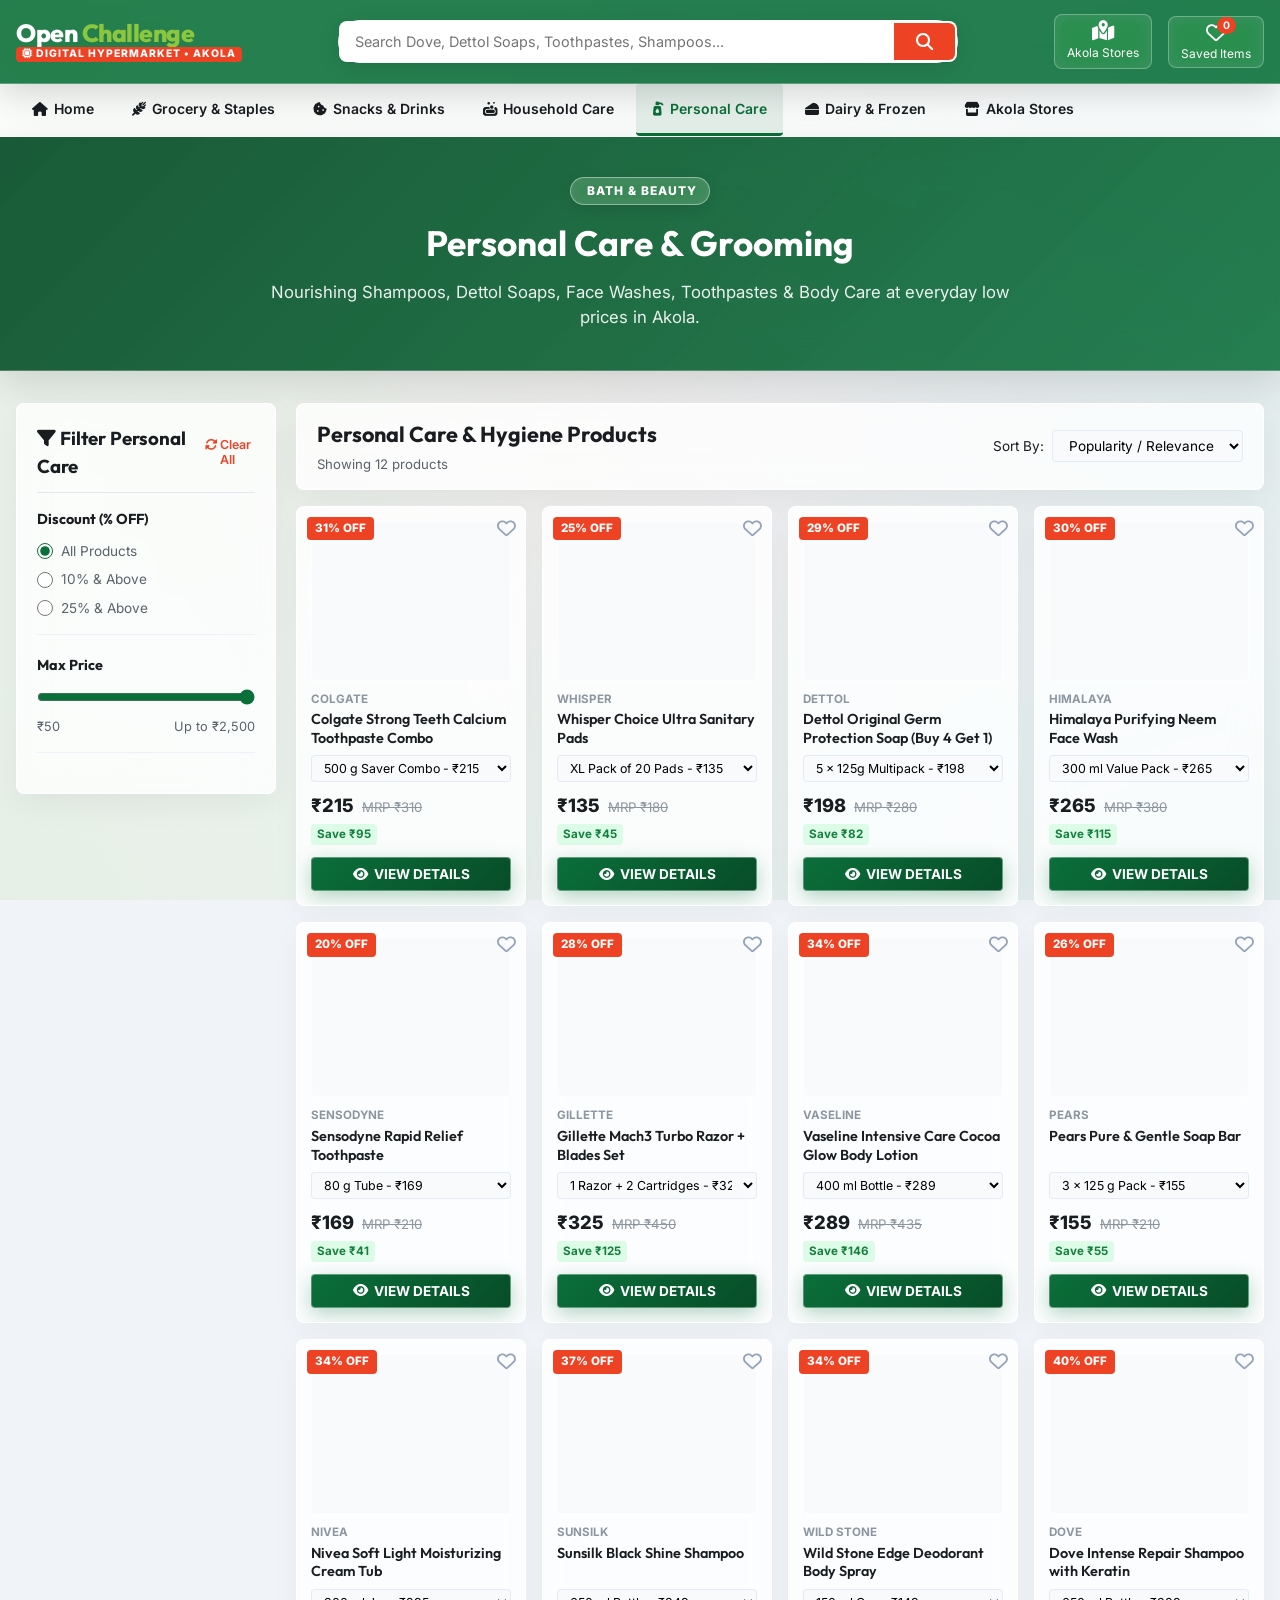
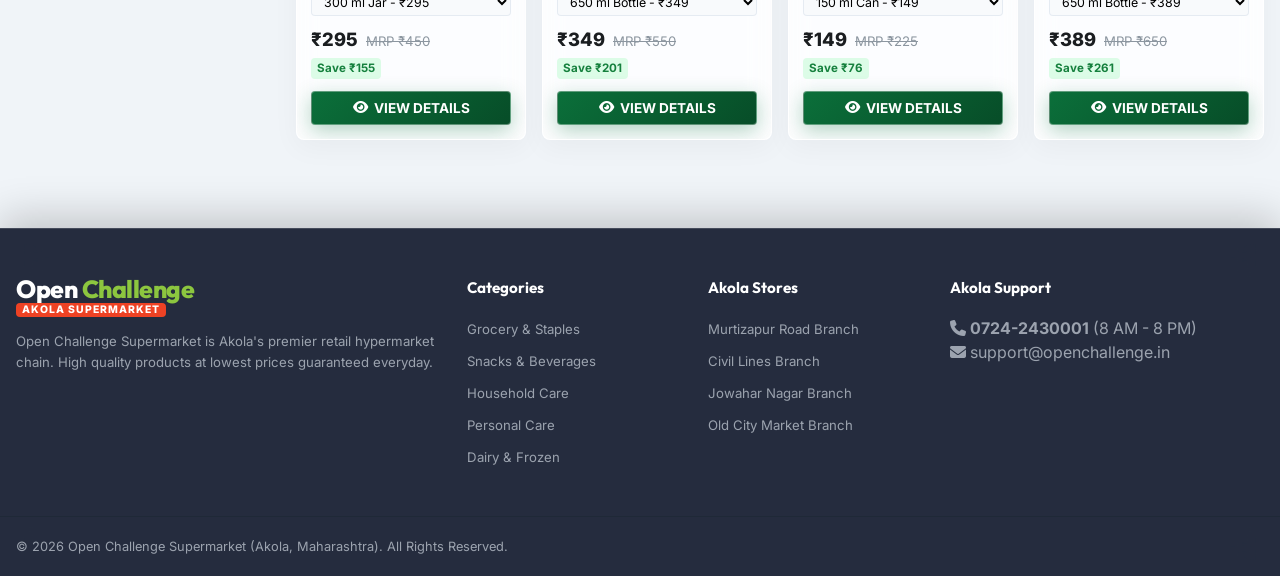
<file: personal-care.html>
<!DOCTYPE html>
<html lang="en">
<head>
    <meta charset="UTF-8">
    <meta name="viewport" content="width=device-width, initial-scale=1.0">
    <title>Personal Care & Beauty - Open Challenge Akola</title>
    <meta name="description" content="Shop Bath Soaps, Shampoos, Oral Care, Handwashes & Skincare at lowest prices at Open Challenge Supermarket in Akola.">
    
    <!-- Google Fonts -->
    <link rel="preconnect" href="https://fonts.googleapis.com">
    <link rel="preconnect" href="https://fonts.gstatic.com" crossorigin>
    <link href="https://fonts.googleapis.com/css2?family=Outfit:wght@400;500;600;700;800&family=Inter:wght@400;500;600;700&display=swap" rel="stylesheet">
    
    <!-- FontAwesome Icons -->
    <link rel="stylesheet" href="https://cdnjs.cloudflare.com/ajax/libs/font-awesome/6.4.0/css/all.min.css">
    
    <!-- Custom CSS -->
    <link rel="stylesheet" href="style.css">
</head>
<body data-category-page="Personal Care">

    <!-- Main Header -->
    <header class="main-header">
        <div class="container header-content">
            <a href="index.html" class="logo-container">
                <div class="logo-badge">
                    <span class="logo-main">Open <span class="logo-art">Challenge</span></span>
                    <span class="logo-sub"><i class="fa-solid fa-microchip"></i> DIGITAL HYPERMARKET • AKOLA</span>
                </div>
            </a>

            <div class="search-container">
                <div class="search-wrapper">
                    <input type="text" id="main-search-input" placeholder="Search Dove, Dettol Soaps, Toothpastes, Shampoos..." autocomplete="off">
                    <button class="search-btn" id="search-submit-btn" aria-label="Search">
                        <i class="fa-solid fa-magnifying-glass"></i>
                    </button>
                </div>
                <div class="search-dropdown hidden" id="search-dropdown-results"></div>
            </div>

            <div class="header-actions">
                <a href="stores.html" class="action-btn" title="Find Store Locations">
                    <i class="fa-solid fa-map-location-dot"></i>
                    <span class="action-text">Akola Stores</span>
                </a>

                <button class="action-btn" onclick="openWishlistDrawer()" title="Saved Favorites">
                    <div class="icon-with-badge">
                        <i class="fa-regular fa-heart"></i>
                        <span class="badge" id="wishlist-count-badge">0</span>
                    </div>
                    <span class="action-text">Saved Items</span>
                </button>
            </div>
        </div>
    </header>

    <!-- Navigation Category Bar -->
    <nav class="category-nav">
        <div class="container nav-wrapper">
            <ul class="nav-links">
                <li><a href="index.html" class="nav-link"><i class="fa-solid fa-house"></i> Home</a></li>
                <li><a href="grocery.html" class="nav-link"><i class="fa-solid fa-wheat-awn"></i> Grocery & Staples</a></li>
                <li><a href="snacks.html" class="nav-link"><i class="fa-solid fa-cookie-bite"></i> Snacks & Drinks</a></li>
                <li><a href="household.html" class="nav-link"><i class="fa-solid fa-soap"></i> Household Care</a></li>
                <li><a href="personal-care.html" class="nav-link active"><i class="fa-solid fa-pump-soap"></i> Personal Care</a></li>
                <li><a href="dairy.html" class="nav-link"><i class="fa-solid fa-cheese"></i> Dairy & Frozen</a></li>
                <li><a href="stores.html" class="nav-link"><i class="fa-solid fa-store"></i> Akola Stores</a></li>
            </ul>
        </div>
    </nav>

    <!-- Page Hero Banner -->
    <section class="page-hero-section" style="background: linear-gradient(135deg, #be185d 0%, #db2777 100%);">
        <div class="container">
            <div class="page-hero-content">
                <span class="hero-sub-tag"><i class="fa-solid fa-sparkles"></i> BATH & BEAUTY</span>
                <h1>Personal Care & Grooming</h1>
                <p>Nourishing Shampoos, Dettol Soaps, Face Washes, Toothpastes & Body Care at everyday low prices in Akola.</p>
            </div>
        </div>
    </section>

    <!-- Product Catalog Section -->
    <main class="main-content container page-body">
        <section class="catalog-section" id="catalog">
            
            <aside class="sidebar-filters">
                <div class="sidebar-header">
                    <h3><i class="fa-solid fa-filter"></i> Filter Personal Care</h3>
                    <button class="reset-filter-btn" id="reset-filters-btn"><i class="fa-solid fa-rotate"></i> Clear All</button>
                </div>

                <div class="filter-group">
                    <h4 class="filter-title">Discount (% OFF)</h4>
                    <div class="filter-options">
                        <label class="filter-radio">
                            <input type="radio" name="discount-filter" value="0" checked> All Products
                        </label>
                        <label class="filter-radio">
                            <input type="radio" name="discount-filter" value="10"> 10% & Above
                        </label>
                        <label class="filter-radio">
                            <input type="radio" name="discount-filter" value="25"> 25% & Above
                        </label>
                    </div>
                </div>

                <div class="filter-group">
                    <h4 class="filter-title">Max Price</h4>
                    <div class="price-slider-box">
                        <input type="range" id="price-range-slider" min="50" max="2500" step="50" value="2500">
                        <div class="price-range-labels">
                            <span>₹50</span>
                            <span id="price-range-value">Up to ₹2,500</span>
                        </div>
                    </div>
                </div>
            </aside>

            <div class="catalog-main">
                <div class="catalog-toolbar">
                    <div class="toolbar-left">
                        <h2>Personal Care & Hygiene Products</h2>
                        <span class="product-count" id="product-count-label">Showing products</span>
                    </div>

                    <div class="toolbar-right">
                        <div class="sort-box">
                            <label for="sort-select">Sort By:</label>
                            <select id="sort-select" class="sort-dropdown">
                                <option value="relevance">Popularity / Relevance</option>
                                <option value="price-low">Price: Low to High</option>
                                <option value="price-high">Price: High to Low</option>
                                <option value="discount-high">Highest Discount</option>
                            </select>
                        </div>
                    </div>
                </div>

                <div class="products-grid" id="products-grid"></div>

                <div class="empty-products-state hidden" id="empty-state">
                    <i class="fa-solid fa-magnifying-glass"></i>
                    <h3>No personal care products found matching your search</h3>
                    <button class="btn btn-primary" onclick="resetAllFilters()">Reset Filters</button>
                </div>
            </div>
        </section>
    </main>

    <footer class="main-footer">
        <div class="container footer-top">
            <div class="footer-col brand-col">
                <div class="logo-badge white">
                    <span class="logo-main">Open <span class="logo-art">Challenge</span></span>
                    <span class="logo-sub">AKOLA SUPERMARKET</span>
                </div>
                <p>Open Challenge Supermarket is Akola's premier retail hypermarket chain. High quality products at lowest prices guaranteed everyday.</p>
            </div>
            <div class="footer-col">
                <h4>Categories</h4>
                <ul>
                    <li><a href="grocery.html">Grocery & Staples</a></li>
                    <li><a href="snacks.html">Snacks & Beverages</a></li>
                    <li><a href="household.html">Household Care</a></li>
                    <li><a href="personal-care.html">Personal Care</a></li>
                    <li><a href="dairy.html">Dairy & Frozen</a></li>
                </ul>
            </div>
            <div class="footer-col">
                <h4>Akola Stores</h4>
                <ul>
                    <li><a href="stores.html">Murtizapur Road Branch</a></li>
                    <li><a href="stores.html">Civil Lines Branch</a></li>
                    <li><a href="stores.html">Jowahar Nagar Branch</a></li>
                    <li><a href="stores.html">Old City Market Branch</a></li>
                </ul>
            </div>
            <div class="footer-col app-col">
                <h4>Akola Support</h4>
                <p><i class="fa-solid fa-phone"></i> <strong>0724-2430001</strong> (8 AM - 8 PM)</p>
                <p><i class="fa-solid fa-envelope"></i> support@openchallenge.in</p>
            </div>
        </div>
        <div class="footer-bottom">
            <div class="container flex-between">
                <p>&copy; 2026 Open Challenge Supermarket (Akola, Maharashtra). All Rights Reserved.</p>
            </div>
        </div>
    </footer>

    <div class="modal-overlay hidden" id="product-detail-modal">
        <div class="modal-card product-detail-card">
            <button class="close-modal-btn" onclick="closeProductDetailModal()"><i class="fa-solid fa-xmark"></i></button>
            <div class="modal-body product-detail-layout" id="product-detail-body"></div>
        </div>
    </div>

    <div class="toast-container" id="toast-container"></div>
    <script src="script.js"></script>
</body>
</html>
</file>
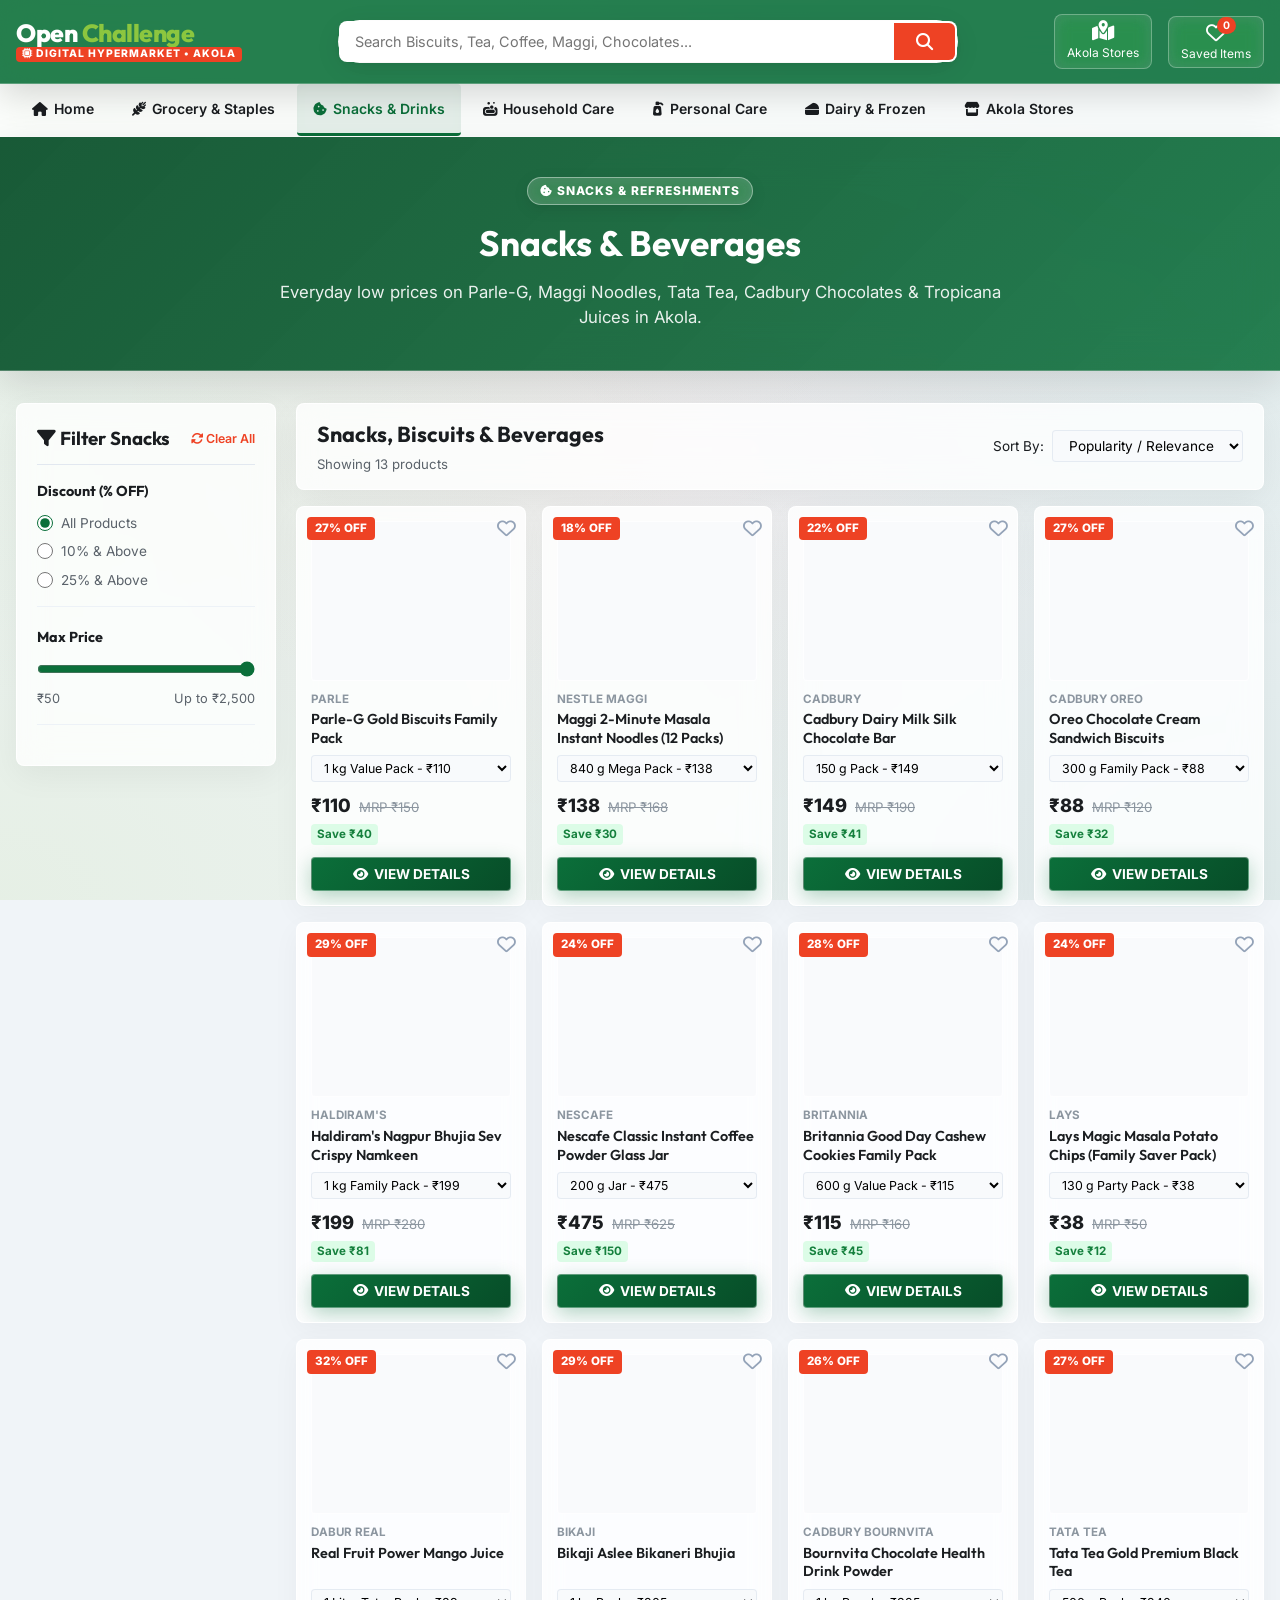
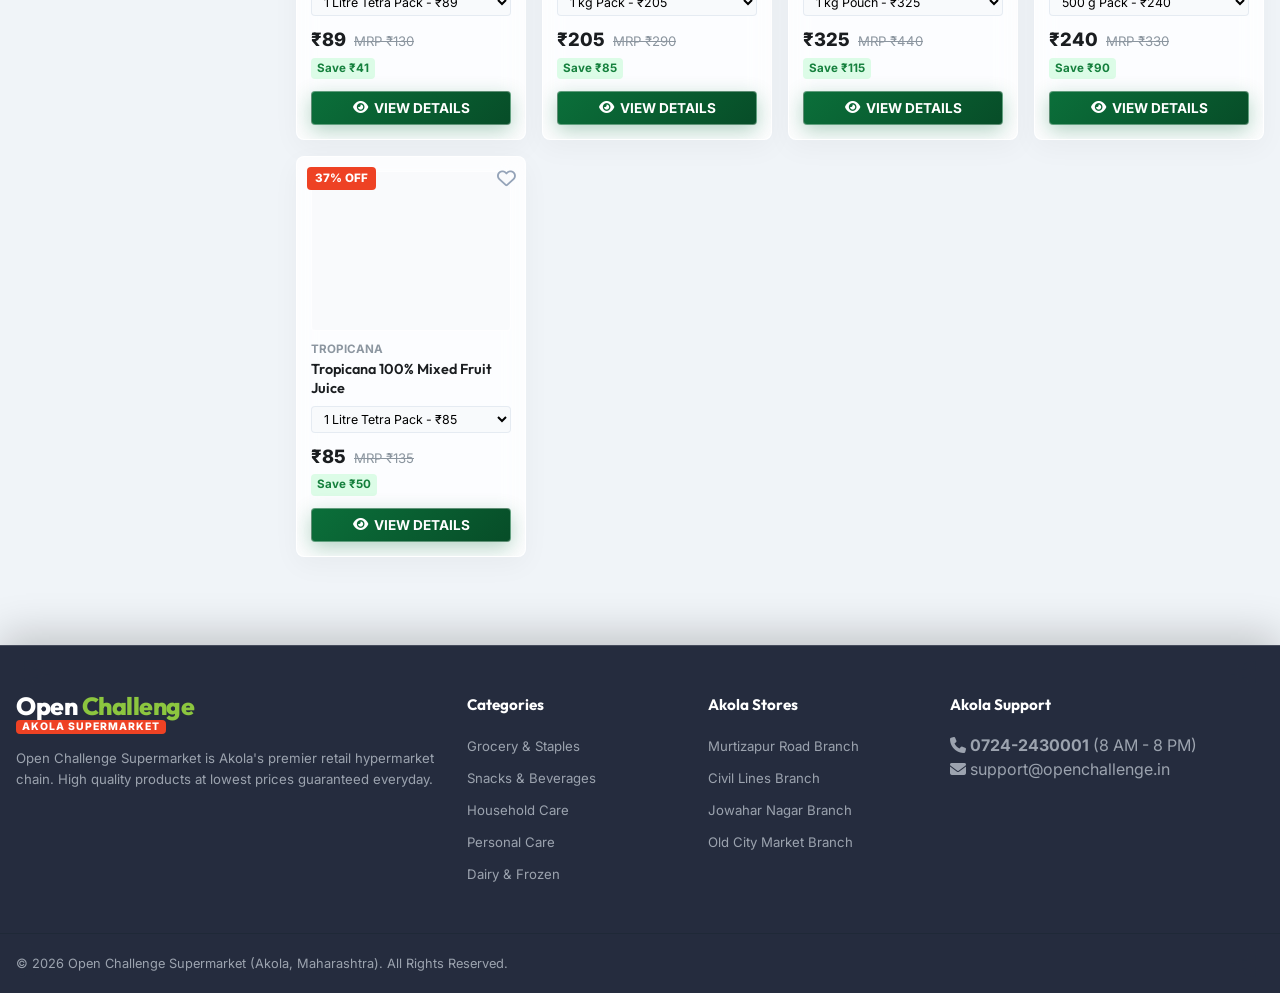
<file: snacks.html>
<!DOCTYPE html>
<html lang="en">
<head>
    <meta charset="UTF-8">
    <meta name="viewport" content="width=device-width, initial-scale=1.0">
    <title>Snacks & Beverages - Open Challenge Supermarket Akola</title>
    <meta name="description" content="Shop Biscuits, Tea, Coffee, Instant Noodles, Chocolates & Fruit Juices at lowest prices at Open Challenge Supermarket in Akola.">
    
    <!-- Google Fonts -->
    <link rel="preconnect" href="https://fonts.googleapis.com">
    <link rel="preconnect" href="https://fonts.gstatic.com" crossorigin>
    <link href="https://fonts.googleapis.com/css2?family=Outfit:wght@400;500;600;700;800&family=Inter:wght@400;500;600;700&display=swap" rel="stylesheet">
    
    <!-- FontAwesome Icons -->
    <link rel="stylesheet" href="https://cdnjs.cloudflare.com/ajax/libs/font-awesome/6.4.0/css/all.min.css">
    
    <!-- Custom CSS -->
    <link rel="stylesheet" href="style.css">
</head>
<body data-category-page="Snacks & Beverages">

    <!-- Main Header -->
    <header class="main-header">
        <div class="container header-content">
            <a href="index.html" class="logo-container">
                <div class="logo-badge">
                    <span class="logo-main">Open <span class="logo-art">Challenge</span></span>
                    <span class="logo-sub"><i class="fa-solid fa-microchip"></i> DIGITAL HYPERMARKET • AKOLA</span>
                </div>
            </a>

            <div class="search-container">
                <div class="search-wrapper">
                    <input type="text" id="main-search-input" placeholder="Search Biscuits, Tea, Coffee, Maggi, Chocolates..." autocomplete="off">
                    <button class="search-btn" id="search-submit-btn" aria-label="Search">
                        <i class="fa-solid fa-magnifying-glass"></i>
                    </button>
                </div>
                <div class="search-dropdown hidden" id="search-dropdown-results"></div>
            </div>

            <div class="header-actions">
                <a href="stores.html" class="action-btn" title="Find Store Locations">
                    <i class="fa-solid fa-map-location-dot"></i>
                    <span class="action-text">Akola Stores</span>
                </a>

                <button class="action-btn" onclick="openWishlistDrawer()" title="Saved Favorites">
                    <div class="icon-with-badge">
                        <i class="fa-regular fa-heart"></i>
                        <span class="badge" id="wishlist-count-badge">0</span>
                    </div>
                    <span class="action-text">Saved Items</span>
                </button>
            </div>
        </div>
    </header>

    <!-- Navigation Category Bar -->
    <nav class="category-nav">
        <div class="container nav-wrapper">
            <ul class="nav-links">
                <li><a href="index.html" class="nav-link"><i class="fa-solid fa-house"></i> Home</a></li>
                <li><a href="grocery.html" class="nav-link"><i class="fa-solid fa-wheat-awn"></i> Grocery & Staples</a></li>
                <li><a href="snacks.html" class="nav-link active"><i class="fa-solid fa-cookie-bite"></i> Snacks & Drinks</a></li>
                <li><a href="household.html" class="nav-link"><i class="fa-solid fa-soap"></i> Household Care</a></li>
                <li><a href="personal-care.html" class="nav-link"><i class="fa-solid fa-pump-soap"></i> Personal Care</a></li>
                <li><a href="dairy.html" class="nav-link"><i class="fa-solid fa-cheese"></i> Dairy & Frozen</a></li>
                <li><a href="stores.html" class="nav-link"><i class="fa-solid fa-store"></i> Akola Stores</a></li>
            </ul>
        </div>
    </nav>

    <!-- Page Hero Banner -->
    <section class="page-hero-section" style="background: linear-gradient(135deg, #c2410c 0%, #ea580c 100%);">
        <div class="container">
            <div class="page-hero-content">
                <span class="hero-sub-tag"><i class="fa-solid fa-cookie-bite"></i> SNACKS & REFRESHMENTS</span>
                <h1>Snacks & Beverages</h1>
                <p>Everyday low prices on Parle-G, Maggi Noodles, Tata Tea, Cadbury Chocolates & Tropicana Juices in Akola.</p>
            </div>
        </div>
    </section>

    <!-- Product Catalog Section -->
    <main class="main-content container page-body">
        <section class="catalog-section" id="catalog">
            
            <aside class="sidebar-filters">
                <div class="sidebar-header">
                    <h3><i class="fa-solid fa-filter"></i> Filter Snacks</h3>
                    <button class="reset-filter-btn" id="reset-filters-btn"><i class="fa-solid fa-rotate"></i> Clear All</button>
                </div>

                <div class="filter-group">
                    <h4 class="filter-title">Discount (% OFF)</h4>
                    <div class="filter-options">
                        <label class="filter-radio">
                            <input type="radio" name="discount-filter" value="0" checked> All Products
                        </label>
                        <label class="filter-radio">
                            <input type="radio" name="discount-filter" value="10"> 10% & Above
                        </label>
                        <label class="filter-radio">
                            <input type="radio" name="discount-filter" value="25"> 25% & Above
                        </label>
                    </div>
                </div>

                <div class="filter-group">
                    <h4 class="filter-title">Max Price</h4>
                    <div class="price-slider-box">
                        <input type="range" id="price-range-slider" min="50" max="2500" step="50" value="2500">
                        <div class="price-range-labels">
                            <span>₹50</span>
                            <span id="price-range-value">Up to ₹2,500</span>
                        </div>
                    </div>
                </div>
            </aside>

            <div class="catalog-main">
                <div class="catalog-toolbar">
                    <div class="toolbar-left">
                        <h2>Snacks, Biscuits & Beverages</h2>
                        <span class="product-count" id="product-count-label">Showing products</span>
                    </div>

                    <div class="toolbar-right">
                        <div class="sort-box">
                            <label for="sort-select">Sort By:</label>
                            <select id="sort-select" class="sort-dropdown">
                                <option value="relevance">Popularity / Relevance</option>
                                <option value="price-low">Price: Low to High</option>
                                <option value="price-high">Price: High to Low</option>
                                <option value="discount-high">Highest Discount</option>
                            </select>
                        </div>
                    </div>
                </div>

                <div class="products-grid" id="products-grid"></div>

                <div class="empty-products-state hidden" id="empty-state">
                    <i class="fa-solid fa-magnifying-glass"></i>
                    <h3>No snack products found matching your search</h3>
                    <button class="btn btn-primary" onclick="resetAllFilters()">Reset Filters</button>
                </div>
            </div>
        </section>
    </main>

    <footer class="main-footer">
        <div class="container footer-top">
            <div class="footer-col brand-col">
                <div class="logo-badge white">
                    <span class="logo-main">Open <span class="logo-art">Challenge</span></span>
                    <span class="logo-sub">AKOLA SUPERMARKET</span>
                </div>
                <p>Open Challenge Supermarket is Akola's premier retail hypermarket chain. High quality products at lowest prices guaranteed everyday.</p>
            </div>
            <div class="footer-col">
                <h4>Categories</h4>
                <ul>
                    <li><a href="grocery.html">Grocery & Staples</a></li>
                    <li><a href="snacks.html">Snacks & Beverages</a></li>
                    <li><a href="household.html">Household Care</a></li>
                    <li><a href="personal-care.html">Personal Care</a></li>
                    <li><a href="dairy.html">Dairy & Frozen</a></li>
                </ul>
            </div>
            <div class="footer-col">
                <h4>Akola Stores</h4>
                <ul>
                    <li><a href="stores.html">Murtizapur Road Branch</a></li>
                    <li><a href="stores.html">Civil Lines Branch</a></li>
                    <li><a href="stores.html">Jowahar Nagar Branch</a></li>
                    <li><a href="stores.html">Old City Market Branch</a></li>
                </ul>
            </div>
            <div class="footer-col app-col">
                <h4>Akola Support</h4>
                <p><i class="fa-solid fa-phone"></i> <strong>0724-2430001</strong> (8 AM - 8 PM)</p>
                <p><i class="fa-solid fa-envelope"></i> support@openchallenge.in</p>
            </div>
        </div>
        <div class="footer-bottom">
            <div class="container flex-between">
                <p>&copy; 2026 Open Challenge Supermarket (Akola, Maharashtra). All Rights Reserved.</p>
            </div>
        </div>
    </footer>

    <div class="modal-overlay hidden" id="product-detail-modal">
        <div class="modal-card product-detail-card">
            <button class="close-modal-btn" onclick="closeProductDetailModal()"><i class="fa-solid fa-xmark"></i></button>
            <div class="modal-body product-detail-layout" id="product-detail-body"></div>
        </div>
    </div>

    <div class="toast-container" id="toast-container"></div>
    <script src="script.js"></script>
</body>
</html>
</file>
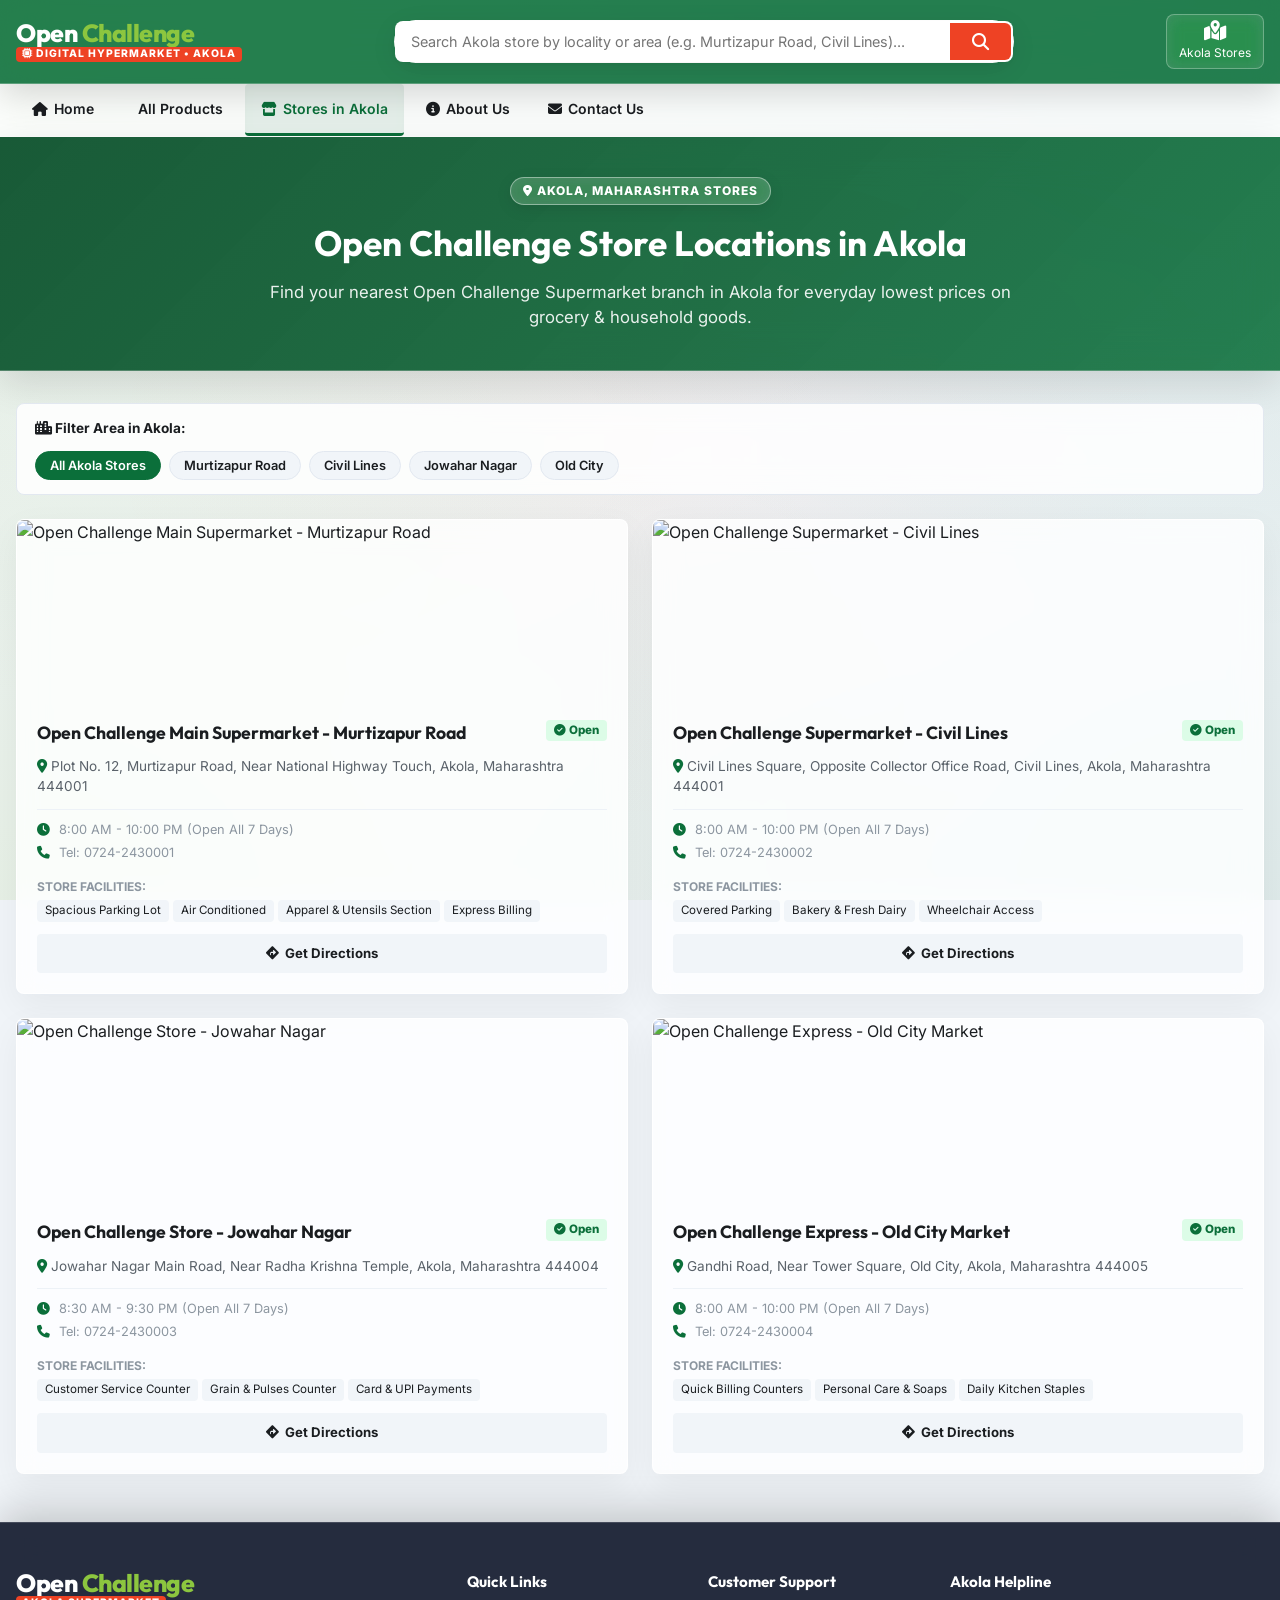
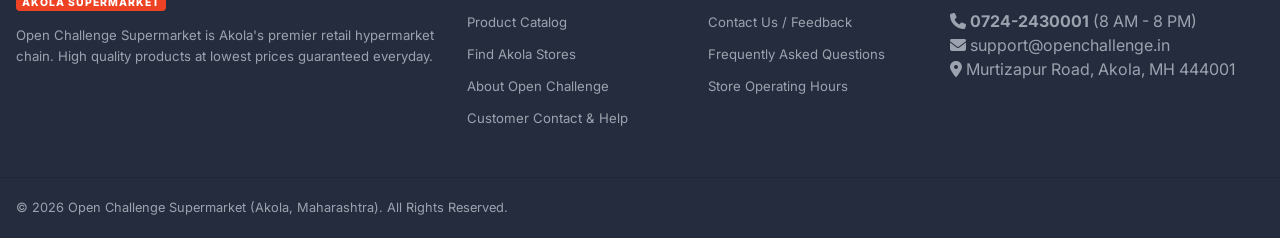
<file: stores.html>
<!DOCTYPE html>
<html lang="en">
<head>
    <meta charset="UTF-8">
    <meta name="viewport" content="width=device-width, initial-scale=1.0">
    <title>Open Challenge Store Locations in Akola, Maharashtra - Timings & Directions</title>
    <meta name="description" content="Find Open Challenge store locations in Akola, Maharashtra (Murtizapur Road, Civil Lines, Jowahar Nagar, Old City). Check store addresses, opening timings, and directions.">
    
    <!-- Google Fonts -->
    <link rel="preconnect" href="https://fonts.googleapis.com">
    <link rel="preconnect" href="https://fonts.gstatic.com" crossorigin>
    <link href="https://fonts.googleapis.com/css2?family=Outfit:wght@400;500;600;700;800&family=Inter:wght@400;500;600;700&display=swap" rel="stylesheet">
    
    <!-- FontAwesome Icons -->
    <link rel="stylesheet" href="https://cdnjs.cloudflare.com/ajax/libs/font-awesome/6.4.0/css/all.min.css">
    
    <!-- Custom CSS -->
    <link rel="stylesheet" href="style.css">
</head>
<body>

    <!-- Main Header -->
    <header class="main-header">
        <div class="container header-content">
            <!-- Brand Logo -->
            <a href="index.html" class="logo-container">
                <div class="logo-badge">
                    <span class="logo-main">Open <span class="logo-art">Challenge</span></span>
                    <span class="logo-sub"><i class="fa-solid fa-microchip"></i> DIGITAL HYPERMARKET • AKOLA</span>
                </div>
            </a>

            <!-- Search Bar -->
            <div class="search-container">
                <div class="search-wrapper">
                    <input type="text" id="store-search-input" placeholder="Search Akola store by locality or area (e.g. Murtizapur Road, Civil Lines)...">
                    <button class="search-btn" id="store-search-btn" aria-label="Search Store">
                        <i class="fa-solid fa-magnifying-glass"></i>
                    </button>
                </div>
            </div>

            <!-- Header Quick Actions -->
            <div class="header-actions">
                <a href="stores.html" class="action-btn" title="Find Store Locations">
                    <i class="fa-solid fa-map-location-dot"></i>
                    <span class="action-text">Akola Stores</span>
                </a>
            </div>
        </div>
    </header>

    <!-- Mega Navigation Category Bar -->
    <nav class="category-nav">
        <div class="container nav-wrapper">
            <ul class="nav-links">
                <li><a href="index.html" class="nav-link"><i class="fa-solid fa-house"></i> Home</a></li>
                <li><a href="index.html#catalog" class="nav-link"><i class="fa-solid fa-grid-2"></i> All Products</a></li>
                <li><a href="stores.html" class="nav-link active"><i class="fa-solid fa-store"></i> Stores in Akola</a></li>
                <li><a href="about.html" class="nav-link"><i class="fa-solid fa-circle-info"></i> About Us</a></li>
                <li><a href="contact.html" class="nav-link"><i class="fa-solid fa-envelope"></i> Contact Us</a></li>
            </ul>
        </div>
    </nav>

    <!-- Stores Hero Banner -->
    <section class="page-hero-section">
        <div class="container">
            <div class="page-hero-content">
                <span class="hero-sub-tag"><i class="fa-solid fa-location-dot"></i> AKOLA, MAHARASHTRA STORES</span>
                <h1>Open Challenge Store Locations in Akola</h1>
                <p>Find your nearest Open Challenge Supermarket branch in Akola for everyday lowest prices on grocery & household goods.</p>
            </div>
        </div>
    </section>

    <!-- Stores Search & Filter Bar -->
    <main class="main-content container page-body">
        
        <div class="store-filter-bar">
            <div class="city-chips-container">
                <span class="filter-label"><i class="fa-solid fa-city"></i> Filter Area in Akola:</span>
                <div class="city-chips">
                    <button class="city-chip active" onclick="filterStores('all')">All Akola Stores</button>
                    <button class="city-chip" onclick="filterStores('Murtizapur Road')">Murtizapur Road</button>
                    <button class="city-chip" onclick="filterStores('Civil Lines')">Civil Lines</button>
                    <button class="city-chip" onclick="filterStores('Jowahar Nagar')">Jowahar Nagar</button>
                    <button class="city-chip" onclick="filterStores('Old City')">Old City</button>
                </div>
            </div>
        </div>

        <!-- Store Locations Grid -->
        <div class="stores-grid" id="stores-grid-container">
            <!-- Dynamically populated via script.js -->
        </div>

    </main>

    <!-- Footer Section -->
    <footer class="main-footer">
        <div class="container footer-top">
            <div class="footer-col brand-col">
                <div class="logo-badge white">
                    <span class="logo-main">Open <span class="logo-art">Challenge</span></span>
                    <span class="logo-sub">AKOLA SUPERMARKET</span>
                </div>
                <p>Open Challenge Supermarket is Akola's premier retail hypermarket chain. High quality products at lowest prices guaranteed everyday.</p>
            </div>

            <div class="footer-col">
                <h4>Quick Links</h4>
                <ul>
                    <li><a href="index.html">Product Catalog</a></li>
                    <li><a href="stores.html">Find Akola Stores</a></li>
                    <li><a href="about.html">About Open Challenge</a></li>
                    <li><a href="contact.html">Customer Contact & Help</a></li>
                </ul>
            </div>

            <div class="footer-col">
                <h4>Customer Support</h4>
                <ul>
                    <li><a href="contact.html">Contact Us / Feedback</a></li>
                    <li><a href="contact.html#faq">Frequently Asked Questions</a></li>
                    <li><a href="stores.html">Store Operating Hours</a></li>
                </ul>
            </div>

            <div class="footer-col app-col">
                <h4>Akola Helpline</h4>
                <p><i class="fa-solid fa-phone"></i> <strong>0724-2430001</strong> (8 AM - 8 PM)</p>
                <p><i class="fa-solid fa-envelope"></i> support@openchallenge.in</p>
                <p><i class="fa-solid fa-location-dot"></i> Murtizapur Road, Akola, MH 444001</p>
            </div>
        </div>

        <div class="footer-bottom">
            <div class="container flex-between">
                <p>&copy; 2026 Open Challenge Supermarket (Akola, Maharashtra). All Rights Reserved.</p>
            </div>
        </div>
    </footer>

    <!-- Custom JavaScript -->
    <script src="script.js"></script>
</body>
</html>
</file>
<file: style.css>
/* ==========================================================================
   OPEN CHALLENGE SUPERMARKET - STYLESHEET WITH RICH IMAGES
   ========================================================================== */

:root {
    /* Brand Color Tokens */
    --dmart-green: #0B6F3A;
    --dmart-green-dark: #074D28;
    --dmart-green-light: #206B33;
    --dmart-accent-green: #8CC63F;
    --dmart-red: #EE4224;
    --dmart-red-dark: #c02b11;
    --dmart-orange: #F57C00;
    --dmart-yellow: #FFC107;
    
    /* Neutral Palette */
    --bg-main: #F4F6F8;
    --bg-card: #FFFFFF;
    --text-primary: #1A1D20;
    --text-secondary: #5A626A;
    --text-muted: #8C96A0;
    --border-color: #E2E8F0;
    --border-light: #EDF2F7;
    
    /* Shadows & Radii */
    --shadow-sm: 0 2px 4px rgba(0,0,0,0.04);
    --shadow-md: 0 4px 12px rgba(0,0,0,0.08);
    --shadow-lg: 0 10px 25px rgba(0,0,0,0.12);
    
    --radius-sm: 4px;
    --radius-md: 8px;
    --radius-lg: 12px;
    --radius-full: 9999px;
    
    /* Transitions */
    --transition-fast: 0.15s ease;
    --transition-normal: 0.25s ease;
}

/* Resets & Base Styles */
*, *::before, *::after {
    margin: 0;
    padding: 0;
    box-sizing: border-box !important;
}

html, body {
    width: 100%;
    max-width: 100vw;
    overflow-x: hidden !important;
    position: relative;
    scroll-behavior: smooth;
    font-size: 16px;
}

body {
    font-family: 'Inter', system-ui, -apple-system, sans-serif;
    background-color: var(--bg-main);
    color: var(--text-primary);
    line-height: 1.5;
    -webkit-font-smoothing: antialiased;
}

img, video, iframe, svg, canvas {
    max-width: 100%;
    height: auto;
}

h1, h2, h3, h4, h5, h6 {
    font-family: 'Outfit', 'Inter', sans-serif;
    color: var(--text-primary);
    font-weight: 700;
}

a {
    color: inherit;
    text-decoration: none;
}

ul { list-style: none; }

button {
    font-family: inherit;
    cursor: pointer;
    border: none;
    background: none;
}

input, select, textarea { font-family: inherit; }

.container {
    max-width: 1280px;
    margin: 0 auto;
    padding: 0 16px;
    width: 100%;
    box-sizing: border-box;
}

.flex-between {
    display: flex;
    justify-content: space-between;
    align-items: center;
}

.hidden { display: none !important; }

.green-text { color: var(--dmart-green) !important; }
.red-text { color: var(--dmart-red) !important; }

.font-weight-700 { font-weight: 700 !important; }
.font-weight-800 { font-weight: 800 !important; }

/* Top Announcement Bar */
.announcement-bar {
    background-color: var(--dmart-green-dark);
    color: #FFFFFF;
    font-size: 0.825rem;
    padding: 8px 0;
    border-bottom: 1px solid rgba(255,255,255,0.1);
}

.announcement-text i {
    color: var(--dmart-accent-green);
    margin-right: 6px;
}

.announcement-links {
    display: flex;
    align-items: center;
    gap: 12px;
}

.announcement-links a {
    color: #E2E8F0;
    transition: color var(--transition-fast);
}

.announcement-links a:hover {
    color: #FFFFFF;
    text-decoration: underline;
}

.announcement-links .divider { color: rgba(255,255,255,0.3); }

/* Header */
.main-header {
    background-color: var(--dmart-green);
    color: #FFFFFF;
    padding: 14px 0;
    position: sticky;
    top: 0;
    z-index: 100;
    box-shadow: var(--shadow-md);
}

.header-content {
    display: flex;
    align-items: center;
    justify-content: space-between;
    gap: 20px;
}

.logo-badge {
    display: flex;
    flex-direction: column;
    align-items: flex-start;
    line-height: 1;
}

.logo-badge .logo-main {
    font-family: 'Outfit', sans-serif;
    font-size: 1.55rem;
    font-weight: 800;
    color: #FFFFFF;
    letter-spacing: -0.5px;
    white-space: nowrap;
}

.logo-badge .logo-art { color: var(--dmart-accent-green); }

.logo-badge .logo-sub {
    font-size: 0.65rem;
    font-weight: 800;
    background-color: var(--dmart-red);
    color: #FFFFFF;
    padding: 2px 6px;
    border-radius: var(--radius-sm);
    letter-spacing: 1px;
    margin-top: 1px;
}

.logo-badge.white .logo-main { color: #FFFFFF; }

.search-container {
    flex: 1;
    position: relative;
    max-width: 620px;
}

.search-wrapper {
    display: flex;
    background: #FFFFFF;
    border-radius: var(--radius-md);
    overflow: hidden;
    box-shadow: var(--shadow-sm);
    border: 2px solid transparent;
    transition: border-color var(--transition-fast);
}

.search-wrapper:focus-within { border-color: var(--dmart-accent-green); }

.search-cat-dropdown {
    background-color: #F8FAFC;
    border: none;
    border-right: 1px solid var(--border-color);
    padding: 0 12px;
    font-size: 0.85rem;
    color: var(--text-primary);
    outline: none;
    cursor: pointer;
    max-width: 140px;
}

.search-wrapper input {
    flex: 1;
    border: none;
    padding: 10px 14px;
    font-size: 0.9rem;
    outline: none;
    color: var(--text-primary);
}

.search-btn {
    background-color: var(--dmart-red);
    color: #FFFFFF;
    padding: 0 22px;
    font-size: 1.05rem;
    transition: background var(--transition-fast);
}

.search-btn:hover { background-color: var(--dmart-red-dark); }

.search-dropdown {
    position: absolute;
    top: 100%;
    left: 0;
    right: 0;
    background: #FFFFFF;
    border-radius: var(--radius-md);
    margin-top: 6px;
    box-shadow: var(--shadow-lg);
    z-index: 500;
    max-height: 380px;
    overflow-y: auto;
    border: 1px solid var(--border-color);
}

.search-item {
    display: flex;
    align-items: center;
    gap: 12px;
    padding: 10px 14px;
    border-bottom: 1px solid var(--border-light);
    cursor: pointer;
    color: var(--text-primary);
    transition: background var(--transition-fast);
}

.search-item:hover { background: #F8FAFC; }

.search-item img {
    width: 44px;
    height: 44px;
    object-fit: contain;
    border-radius: var(--radius-sm);
    background: #FFF;
}

.header-actions {
    display: flex;
    align-items: center;
    gap: 16px;
    flex-shrink: 0;
}

.action-btn {
    display: flex;
    flex-direction: column;
    align-items: center;
    color: #FFFFFF;
    font-size: 0.75rem;
    gap: 3px;
    padding: 6px 12px;
    border-radius: var(--radius-sm);
    transition: background var(--transition-fast);
    background: rgba(255, 255, 255, 0.1);
}

.action-btn:hover { background: rgba(255, 255, 255, 0.25); }
.action-btn i { font-size: 1.25rem; }

.icon-with-badge { position: relative; }

.badge {
    position: absolute;
    top: -6px;
    right: -10px;
    background-color: var(--dmart-red);
    color: #FFFFFF;
    font-size: 0.65rem;
    font-weight: 700;
    padding: 2px 6px;
    border-radius: var(--radius-full);
    min-width: 18px;
    text-align: center;
}

/* Category Navigation */
.category-nav {
    background: #FFFFFF;
    border-bottom: 1px solid var(--border-color);
    box-shadow: var(--shadow-sm);
    width: 100%;
    max-width: 100vw;
    overflow: hidden;
}

.nav-wrapper {
    display: flex;
    align-items: center;
    overflow-x: auto;
    width: 100%;
    max-width: 100%;
    -webkit-overflow-scrolling: touch;
    scrollbar-width: none;
}

.nav-wrapper::-webkit-scrollbar {
    display: none;
}

.nav-links {
    display: flex;
    align-items: center;
    gap: 6px;
    white-space: nowrap;
    flex-shrink: 0;
}

.nav-link {
    display: inline-flex;
    align-items: center;
    gap: 6px;
    padding: 14px 16px;
    font-size: 0.875rem;
    font-weight: 600;
    color: var(--text-primary);
    transition: color var(--transition-fast), background var(--transition-fast);
    border-bottom: 3px solid transparent;
}

.nav-link:hover, .nav-link.active {
    color: var(--dmart-green);
    border-bottom-color: var(--dmart-green);
    background: #F8FAFC;
}

/* Page Hero Section */
.page-hero-section {
    background: linear-gradient(135deg, var(--dmart-green-dark) 0%, var(--dmart-green) 100%);
    color: #FFFFFF;
    padding: 40px 0;
    text-align: center;
    box-shadow: var(--shadow-md);
}

.page-hero-content {
    max-width: 760px;
    margin: 0 auto;
}

.hero-sub-tag {
    display: inline-block;
    background: rgba(255, 255, 255, 0.18);
    font-size: 0.75rem;
    font-weight: 800;
    letter-spacing: 1px;
    padding: 4px 12px;
    border-radius: var(--radius-full);
    margin-bottom: 12px;
}

.page-hero-content h1 {
    font-size: 2.2rem;
    color: #FFFFFF;
    margin-bottom: 10px;
}

.page-hero-content p {
    font-size: 1.05rem;
    opacity: 0.9;
}

.page-body {
    padding-top: 32px;
    padding-bottom: 48px;
}

/* Hero Carousel */
.hero-section {
    margin-top: 16px;
    margin-bottom: 24px;
}

.carousel-container {
    position: relative;
    border-radius: var(--radius-lg);
    overflow: hidden;
    height: 340px;
    box-shadow: var(--shadow-md);
}

.carousel-slides {
    height: 100%;
    position: relative;
}

.slide {
    position: absolute;
    inset: 0;
    opacity: 0;
    transition: opacity 0.5s ease-in-out;
    display: flex;
    align-items: center;
    justify-content: space-between;
    padding: 0 60px;
    color: #FFFFFF;
    background-size: cover;
    background-position: center;
}

.slide.active {
    opacity: 1;
    z-index: 2;
}

.slide-content {
    max-width: 580px;
    background: rgba(0, 0, 0, 0.45);
    padding: 24px;
    border-radius: var(--radius-lg);
    backdrop-filter: blur(4px);
    border: 1px solid rgba(255, 255, 255, 0.2);
}

.slide-tag {
    display: inline-block;
    background: var(--dmart-red);
    color: #FFFFFF;
    font-size: 0.75rem;
    font-weight: 800;
    letter-spacing: 1px;
    padding: 4px 12px;
    border-radius: var(--radius-full);
    margin-bottom: 12px;
}

.slide-content h2 {
    font-size: 2rem;
    color: #FFFFFF;
    line-height: 1.2;
    margin-bottom: 10px;
}

.slide-content p {
    font-size: 1rem;
    opacity: 0.95;
    margin-bottom: 18px;
}

.slide-btn {
    display: inline-flex;
    align-items: center;
    gap: 8px;
    background: var(--dmart-accent-green);
    color: var(--dmart-green-dark);
    font-weight: 800;
    font-size: 0.95rem;
    padding: 10px 22px;
    border-radius: var(--radius-md);
    box-shadow: var(--shadow-md);
    transition: transform var(--transition-fast), background var(--transition-fast);
}

.slide-btn:hover {
    background: #FFFFFF;
    transform: translateY(-2px);
}

.slide-badge-circle {
    width: 140px;
    height: 140px;
    border-radius: var(--radius-full);
    background: var(--dmart-accent-green);
    color: var(--dmart-green-dark);
    display: flex;
    flex-direction: column;
    align-items: center;
    justify-content: center;
    font-weight: 800;
    line-height: 1;
    box-shadow: 0 0 0 8px rgba(255,255,255,0.25);
}

.slide-badge-circle.red {
    background: var(--dmart-red);
    color: #FFFFFF;
}

.slide-badge-circle.gold {
    background: var(--dmart-yellow);
    color: var(--text-primary);
}

.slide-badge-circle strong { font-size: 2.4rem; }

.carousel-nav {
    position: absolute;
    top: 50%;
    transform: translateY(-50%);
    z-index: 10;
    background: rgba(255, 255, 255, 0.85);
    color: var(--text-primary);
    width: 44px;
    height: 44px;
    border-radius: var(--radius-full);
    font-size: 1.1rem;
    transition: background var(--transition-fast);
}

.carousel-nav:hover { background: #FFFFFF; }
.carousel-nav.prev { left: 16px; }
.carousel-nav.next { right: 16px; }

.carousel-indicators {
    position: absolute;
    bottom: 16px;
    left: 50%;
    transform: translateX(-50%);
    z-index: 10;
    display: flex;
    gap: 8px;
}

.indicator {
    width: 10px;
    height: 10px;
    border-radius: var(--radius-full);
    background: rgba(255, 255, 255, 0.5);
    cursor: pointer;
    transition: width var(--transition-fast), background var(--transition-fast);
}

.indicator.active {
    width: 28px;
    background: #FFFFFF;
}

/* Category Shortcuts Grid with Rich Images */
.category-shortcuts { margin-bottom: 28px; }
.section-header { display: flex; justify-content: space-between; align-items: center; margin-bottom: 16px; }
.section-header h3 { font-size: 1.25rem; }

.category-grid {
    display: grid;
    grid-template-columns: repeat(8, 1fr);
    gap: 12px;
}

.cat-card {
    background: #FFFFFF;
    border-radius: var(--radius-md);
    padding: 10px 6px;
    display: flex;
    flex-direction: column;
    align-items: center;
    text-align: center;
    gap: 8px;
    cursor: pointer;
    border: 1px solid var(--border-light);
    box-shadow: var(--shadow-sm);
    transition: transform var(--transition-fast), box-shadow var(--transition-fast), border-color var(--transition-fast);
    overflow: hidden;
}

.cat-card:hover {
    transform: translateY(-4px);
    box-shadow: var(--shadow-md);
    border-color: var(--dmart-green);
}

.cat-thumb-box {
    width: 64px;
    height: 64px;
    border-radius: var(--radius-full);
    overflow: hidden;
    background: #F1F5F9;
    border: 2px solid var(--border-color);
    display: flex;
    align-items: center;
    justify-content: center;
}

.cat-thumb-box img {
    width: 100%;
    height: 100%;
    object-fit: cover;
    transition: transform var(--transition-fast);
}

.cat-card:hover .cat-thumb-box img { transform: scale(1.1); }

.cat-card span {
    font-size: 0.775rem;
    font-weight: 700;
    color: var(--text-primary);
    line-height: 1.2;
}

/* Promises Ribbon */
.promises-ribbon {
    display: grid;
    grid-template-columns: repeat(4, 1fr);
    gap: 16px;
    margin-bottom: 28px;
}

.promise-item {
    background: #FFFFFF;
    padding: 16px;
    border-radius: var(--radius-md);
    display: flex;
    align-items: center;
    gap: 14px;
    border: 1px solid var(--border-color);
    box-shadow: var(--shadow-sm);
}

.promise-item i { font-size: 2rem; color: var(--dmart-green); }
.promise-item h4 { font-size: 0.925rem; margin-bottom: 2px; }
.promise-item p { font-size: 0.775rem; color: var(--text-secondary); }

/* Catalog Section & Product Cards */
.catalog-section {
    display: grid;
    grid-template-columns: 260px 1fr;
    gap: 20px;
    margin-bottom: 40px;
}

.sidebar-filters {
    background: #FFFFFF;
    border-radius: var(--radius-md);
    padding: 20px;
    border: 1px solid var(--border-color);
    box-shadow: var(--shadow-sm);
    height: fit-content;
}

.sidebar-header {
    display: flex;
    justify-content: space-between;
    align-items: center;
    padding-bottom: 12px;
    margin-bottom: 16px;
    border-bottom: 1px solid var(--border-color);
}

.reset-filter-btn { font-size: 0.775rem; color: var(--dmart-red); font-weight: 600; }
.filter-group { margin-bottom: 20px; padding-bottom: 16px; border-bottom: 1px solid var(--border-light); }
.filter-title { font-size: 0.9rem; margin-bottom: 10px; }

.filter-options { display: flex; flex-direction: column; gap: 8px; }

.filter-checkbox, .filter-radio {
    display: flex;
    align-items: center;
    gap: 8px;
    font-size: 0.85rem;
    color: var(--text-secondary);
    cursor: pointer;
}

.filter-checkbox input, .filter-radio input { accent-color: var(--dmart-green); width: 16px; height: 16px; }
.price-slider-box input[type="range"] { width: 100%; accent-color: var(--dmart-green); }

.price-range-labels {
    display: flex;
    justify-content: space-between;
    font-size: 0.8rem;
    color: var(--text-secondary);
    margin-top: 6px;
}

.catalog-toolbar {
    background: #FFFFFF;
    padding: 14px 20px;
    border-radius: var(--radius-md);
    border: 1px solid var(--border-color);
    box-shadow: var(--shadow-sm);
    display: flex;
    justify-content: space-between;
    align-items: center;
    margin-bottom: 16px;
}

.toolbar-left h2 { font-size: 1.35rem; }
.product-count { font-size: 0.825rem; color: var(--text-secondary); }

.sort-box { display: flex; align-items: center; gap: 8px; font-size: 0.85rem; }

.sort-dropdown {
    padding: 6px 12px;
    border-radius: var(--radius-sm);
    border: 1px solid var(--border-color);
    background: #F8FAFC;
    outline: none;
    font-size: 0.85rem;
}

.products-grid {
    display: grid;
    grid-template-columns: repeat(4, 1fr);
    gap: 16px;
}

.product-card {
    background: #FFFFFF;
    border-radius: var(--radius-md);
    border: 1px solid var(--border-color);
    box-shadow: var(--shadow-sm);
    padding: 14px;
    display: flex;
    flex-direction: column;
    position: relative;
    transition: transform var(--transition-fast), box-shadow var(--transition-fast), border-color var(--transition-fast);
}

.product-card:hover {
    transform: translateY(-4px);
    box-shadow: var(--shadow-md);
    border-color: var(--dmart-green);
}

.card-discount-badge {
    position: absolute;
    top: 10px;
    left: 10px;
    background: var(--dmart-red);
    color: #FFFFFF;
    font-size: 0.725rem;
    font-weight: 800;
    padding: 3px 8px;
    border-radius: var(--radius-sm);
    z-index: 5;
}

.card-wishlist-btn {
    position: absolute;
    top: 10px;
    right: 10px;
    color: #94A3B8;
    font-size: 1.15rem;
    z-index: 5;
    transition: color var(--transition-fast);
}

.card-wishlist-btn:hover, .card-wishlist-btn.active { color: var(--dmart-red); }

.product-img-wrapper {
    width: 100%;
    height: 160px;
    display: flex;
    align-items: center;
    justify-content: center;
    margin-bottom: 10px;
    cursor: pointer;
    background: #F8FAFC;
    border-radius: var(--radius-sm);
    overflow: hidden;
    padding: 6px;
}

.product-img-wrapper img {
    max-width: 100%;
    max-height: 100%;
    object-fit: contain;
    transition: transform var(--transition-fast);
}

.product-card:hover .product-img-wrapper img { transform: scale(1.06); }

.product-brand {
    font-size: 0.725rem;
    text-transform: uppercase;
    color: var(--text-muted);
    font-weight: 700;
    margin-bottom: 2px;
}

.product-title {
    font-size: 0.9rem;
    font-weight: 600;
    color: var(--text-primary);
    line-height: 1.3;
    height: 2.6em;
    overflow: hidden;
    display: -webkit-box;
    -webkit-line-clamp: 2;
    -webkit-box-orient: vertical;
    margin-bottom: 8px;
    cursor: pointer;
}

.product-title:hover { color: var(--dmart-green); }

.product-variant-select {
    width: 100%;
    padding: 4px 8px;
    border-radius: var(--radius-sm);
    border: 1px solid var(--border-color);
    background: #F8FAFC;
    font-size: 0.775rem;
    margin-bottom: 10px;
    outline: none;
}

.product-price-box { margin-bottom: 12px; }

.price-row { display: flex; align-items: baseline; gap: 8px; }
.dmart-price { font-size: 1.15rem; font-weight: 800; color: var(--text-primary); }
.mrp-price { font-size: 0.825rem; color: var(--text-muted); text-decoration: line-through; }

.save-badge {
    display: inline-block;
    font-size: 0.725rem;
    font-weight: 700;
    color: #15803d;
    background: #DCFCE7;
    padding: 2px 6px;
    border-radius: var(--radius-sm);
    margin-top: 2px;
}

.card-action-box { margin-top: auto; }

.btn-view-details {
    width: 100%;
    background: var(--dmart-green);
    color: #FFFFFF;
    font-weight: 700;
    font-size: 0.85rem;
    padding: 8px 12px;
    border-radius: var(--radius-sm);
    transition: background var(--transition-fast);
    display: flex;
    align-items: center;
    justify-content: center;
    gap: 6px;
}

.btn-view-details:hover { background: var(--dmart-green-dark); }

/* Store Location Cards with Storefront Images */
.stores-grid {
    display: grid;
    grid-template-columns: repeat(2, 1fr);
    gap: 24px;
}

.store-card {
    background: #FFFFFF;
    border-radius: var(--radius-md);
    border: 1px solid var(--border-color);
    box-shadow: var(--shadow-sm);
    overflow: hidden;
    display: flex;
    flex-direction: column;
    transition: transform var(--transition-fast), box-shadow var(--transition-fast);
}

.store-card:hover {
    transform: translateY(-4px);
    box-shadow: var(--shadow-md);
    border-color: var(--dmart-green);
}

.store-img-box {
    width: 100%;
    height: 180px;
    overflow: hidden;
    position: relative;
}

.store-img-box img {
    width: 100%;
    height: 100%;
    object-fit: cover;
    transition: transform var(--transition-fast);
}

.store-card:hover .store-img-box img { transform: scale(1.05); }

.store-info-body {
    padding: 20px;
    display: flex;
    flex-direction: column;
    flex: 1;
    justify-content: space-between;
}

.store-header {
    display: flex;
    justify-content: space-between;
    align-items: flex-start;
    margin-bottom: 10px;
}

.store-header h3 { font-size: 1.1rem; color: var(--text-primary); }

.store-badge {
    background: #DCFCE7;
    color: var(--dmart-green);
    font-size: 0.725rem;
    font-weight: 800;
    padding: 2px 8px;
    border-radius: var(--radius-sm);
}

.store-address {
    font-size: 0.85rem;
    color: var(--text-secondary);
    margin-bottom: 12px;
    line-height: 1.5;
}

.store-meta {
    font-size: 0.8rem;
    color: var(--text-muted);
    display: flex;
    flex-direction: column;
    gap: 4px;
    margin-bottom: 16px;
    padding-top: 10px;
    border-top: 1px solid var(--border-light);
}

.store-meta span i { color: var(--dmart-green); width: 18px; }

.btn-directions {
    background: #F1F5F9;
    color: var(--text-primary);
    font-size: 0.825rem;
    font-weight: 700;
    padding: 10px;
    border-radius: var(--radius-sm);
    display: flex;
    align-items: center;
    justify-content: center;
    gap: 6px;
    transition: background var(--transition-fast);
}

.btn-directions:hover {
    background: var(--dmart-green);
    color: #FFFFFF;
}

/* About & Contact Page Image Boxes */
.about-card-section {
    background: #FFFFFF;
    border-radius: var(--radius-lg);
    padding: 32px;
    border: 1px solid var(--border-color);
    box-shadow: var(--shadow-sm);
    margin-bottom: 32px;
}

.about-grid-2 {
    display: grid;
    grid-template-columns: 1fr 420px;
    gap: 32px;
    align-items: center;
}

.about-text-box h2 { font-size: 1.8rem; margin-bottom: 12px; color: var(--dmart-green-dark); }
.about-text-box p { color: var(--text-secondary); margin-bottom: 14px; line-height: 1.6; }
.about-text-box .lead-text { font-size: 1.1rem; font-weight: 600; color: var(--text-primary); }

.about-img-box {
    border-radius: var(--radius-md);
    overflow: hidden;
    box-shadow: var(--shadow-md);
    height: 320px;
}

.about-img-box img {
    width: 100%;
    height: 100%;
    object-fit: cover;
}

.values-grid {
    display: grid;
    grid-template-columns: repeat(4, 1fr);
    gap: 20px;
    margin-bottom: 40px;
}

.value-card {
    background: #FFFFFF;
    padding: 24px;
    border-radius: var(--radius-md);
    border: 1px solid var(--border-color);
    box-shadow: var(--shadow-sm);
    text-align: center;
}

.val-icon-box {
    width: 60px;
    height: 60px;
    border-radius: 50%;
    background: #DCFCE7;
    color: var(--dmart-green);
    font-size: 1.6rem;
    display: flex;
    align-items: center;
    justify-content: center;
    margin: 0 auto 14px;
}

.milestones-banner {
    background: var(--dmart-green);
    color: #FFFFFF;
    border-radius: var(--radius-lg);
    padding: 32px 20px;
    display: grid;
    grid-template-columns: repeat(4, 1fr);
    gap: 20px;
    text-align: center;
    box-shadow: var(--shadow-md);
}

.stat-number {
    font-family: 'Outfit', sans-serif;
    font-size: 2.8rem;
    font-weight: 800;
    color: var(--dmart-accent-green);
}

.contact-cards-grid {
    display: grid;
    grid-template-columns: repeat(3, 1fr);
    gap: 20px;
    margin-bottom: 36px;
}

.contact-card {
    background: #FFFFFF;
    border-radius: var(--radius-md);
    border: 1px solid var(--border-color);
    box-shadow: var(--shadow-sm);
    padding: 24px;
    text-align: center;
}

.contact-icon {
    width: 60px;
    height: 60px;
    border-radius: 50%;
    font-size: 1.6rem;
    display: flex;
    align-items: center;
    justify-content: center;
    margin: 0 auto 14px;
}

.contact-icon.green { background: #DCFCE7; color: var(--dmart-green); }
.contact-icon.red { background: #FEE2E2; color: var(--dmart-red); }
.contact-icon.blue { background: #DBEAFE; color: #1D4ED8; }

.contact-form-section {
    background: #FFFFFF;
    padding: 36px;
    border-radius: var(--radius-lg);
    border: 1px solid var(--border-color);
    box-shadow: var(--shadow-sm);
    margin-bottom: 36px;
}

.contact-form { max-width: 720px; margin: 0 auto; }
.form-row { display: grid; grid-template-columns: 1fr 1fr; gap: 16px; }
.form-group { margin-bottom: 16px; }
.form-group label { display: block; font-size: 0.8rem; font-weight: 600; margin-bottom: 6px; }

.form-group input {
    width: 100%;
    padding: 10px 14px;
    border-radius: var(--radius-sm);
    border: 1px solid var(--border-color);
    font-size: 0.9rem;
    outline: none;
}

/* FAQ Accordion */
.faq-section {
    background: #FFFFFF;
    padding: 36px;
    border-radius: var(--radius-lg);
    border: 1px solid var(--border-color);
    box-shadow: var(--shadow-sm);
}

.faq-list { max-width: 800px; margin: 0 auto; display: flex; flex-direction: column; gap: 12px; }
.faq-item { border: 1px solid var(--border-color); border-radius: var(--radius-md); overflow: hidden; }

.faq-question {
    background: #F8FAFC;
    padding: 16px 20px;
    display: flex;
    justify-content: space-between;
    align-items: center;
    cursor: pointer;
}

.faq-question h4 { font-size: 0.95rem; color: var(--text-primary); }
.faq-question i { color: var(--text-muted); transition: transform var(--transition-fast); }
.faq-item.active .faq-question i { transform: rotate(180deg); }

.faq-answer {
    padding: 16px 20px;
    font-size: 0.875rem;
    color: var(--text-secondary);
    line-height: 1.6;
    display: none;
    border-top: 1px solid var(--border-light);
}

.faq-item.active .faq-answer { display: block; }

/* Buttons */
.btn {
    display: inline-flex;
    align-items: center;
    justify-content: center;
    gap: 8px;
    padding: 10px 18px;
    border-radius: var(--radius-md);
    font-weight: 700;
    font-size: 0.875rem;
    transition: all var(--transition-fast);
}

.btn-primary { background: var(--dmart-green); color: #FFFFFF; }
.btn-primary:hover { background: var(--dmart-green-dark); }
.btn-full { width: 100%; }
.btn-large { padding: 14px 28px; font-size: 1rem; }

/* Modals & Toasts */
.modal-overlay {
    position: fixed;
    inset: 0;
    background: rgba(0, 0, 0, 0.6);
    backdrop-filter: blur(4px);
    z-index: 1200;
    display: flex;
    align-items: center;
    justify-content: center;
    padding: 20px;
}

.modal-card {
    background: #FFFFFF;
    border-radius: var(--radius-lg);
    box-shadow: var(--shadow-lg);
    position: relative;
    max-height: 90vh;
    overflow-y: auto;
    width: 100%;
}

.close-modal-btn {
    position: absolute;
    top: 16px;
    right: 16px;
    font-size: 1.25rem;
    color: var(--text-muted);
    width: 32px;
    height: 32px;
    border-radius: 50%;
    display: flex;
    align-items: center;
    justify-content: center;
    z-index: 10;
}

.product-detail-card { max-width: 780px; padding: 30px; }

.product-detail-layout {
    display: grid;
    grid-template-columns: 320px 1fr;
    gap: 24px;
}

.detail-img-box {
    width: 100%;
    height: 290px;
    display: flex;
    align-items: center;
    justify-content: center;
    background: #F8FAFC;
    border-radius: var(--radius-md);
    border: 1px solid var(--border-color);
}

.detail-img-box img { max-width: 90%; max-height: 90%; object-fit: contain; }

.toast-container {
    position: fixed;
    bottom: 24px;
    right: 24px;
    z-index: 2000;
    display: flex;
    flex-direction: column;
    gap: 10px;
}

.toast {
    background: #1E293B;
    color: #FFFFFF;
    padding: 12px 18px;
    border-radius: var(--radius-md);
    font-size: 0.875rem;
    box-shadow: var(--shadow-lg);
    display: flex;
    align-items: center;
    gap: 10px;
}

.toast.success i { color: var(--dmart-accent-green); }

.main-footer {
    background: #111827;
    color: #9CA3AF;
    padding-top: 48px;
}

.footer-top {
    display: grid;
    grid-template-columns: 2fr 1fr 1fr 1.5fr;
    gap: 32px;
    padding-bottom: 40px;
    border-bottom: 1px solid #1F2937;
}

.brand-col p { font-size: 0.825rem; margin: 14px 0; line-height: 1.6; }
.social-links { display: flex; gap: 10px; }

.social-links a {
    width: 34px;
    height: 34px;
    border-radius: 50%;
    background: #1F2937;
    color: #FFF;
    display: flex;
    align-items: center;
    justify-content: center;
    transition: background var(--transition-fast);
}

.social-links a:hover { background: var(--dmart-green); }

.footer-col h4 { color: #FFFFFF; font-size: 0.95rem; margin-bottom: 16px; }
.footer-col ul li { margin-bottom: 8px; }
.footer-col ul a { font-size: 0.825rem; transition: color var(--transition-fast); }
.footer-col ul a:hover { color: #FFFFFF; }

.pay-icons { display: flex; gap: 12px; font-size: 1.5rem; margin-top: 8px; color: #D1D5DB; }
.footer-bottom { padding: 20px 0; font-size: 0.8rem; }

/* Responsive Adjustments */
@media (max-width: 1024px) {
    .category-grid { grid-template-columns: repeat(4, 1fr); }
    .catalog-section { grid-template-columns: 1fr; }
    .sidebar-filters { display: none; }
    .products-grid { grid-template-columns: repeat(3, 1fr); }
    .promises-ribbon { grid-template-columns: repeat(2, 1fr); }
    .about-grid-2 { grid-template-columns: 1fr; }
    .values-grid, .milestones-banner, .stores-grid, .contact-cards-grid { grid-template-columns: 1fr; }
    .footer-top { grid-template-columns: 1fr 1fr; }
}

@media (max-width: 768px) {
    .header-content { flex-wrap: wrap; }
    .search-container { order: 3; max-width: 100%; width: 100%; margin-top: 6px; }
    .products-grid { grid-template-columns: repeat(2, 1fr); }
    .carousel-container { height: 240px; }
    .slide-content h2 { font-size: 1.4rem; }
    .slide-badge-circle { display: none; }
    .form-row { grid-template-columns: 1fr; }
}

/* ==========================================================================
   FULL WEBSITE LIQUID GLASS (GLASSMORPHISM) THEME SYSTEM
   ========================================================================== */

:root {
    --glass-bg-light: rgba(255, 255, 255, 0.78);
    --glass-bg-card: rgba(255, 255, 255, 0.82);
    --glass-bg-hover: rgba(255, 255, 255, 0.96);
    --glass-header-bg: rgba(11, 111, 58, 0.88);
    --glass-footer-bg: rgba(15, 23, 42, 0.90);
    --glass-border-bright: 1px solid rgba(255, 255, 255, 0.85);
    --glass-border-subtle: 1px solid rgba(255, 255, 255, 0.35);
    --glass-shadow-sm: 0 8px 24px rgba(0, 0, 0, 0.04);
    --glass-shadow-md: 0 14px 35px rgba(11, 111, 58, 0.12);
    --glass-shadow-lg: 0 25px 60px rgba(0, 0, 0, 0.25);
    --glass-blur-high: blur(20px) saturate(190%);
    --glass-blur-med: blur(14px) saturate(170%);
    --glass-blur-low: blur(8px) saturate(150%);
}

/* Ambient Animated Liquid Background Canvas */
body {
    background-color: #F0F4F8;
    background-image: 
        radial-gradient(at 0% 0%, rgba(140, 198, 63, 0.12) 0px, transparent 55%),
        radial-gradient(at 100% 0%, rgba(11, 111, 58, 0.10) 0px, transparent 50%),
        radial-gradient(at 50% 50%, rgba(238, 66, 36, 0.04) 0px, transparent 60%),
        radial-gradient(at 100% 100%, rgba(11, 111, 58, 0.08) 0px, transparent 50%),
        radial-gradient(at 0% 100%, rgba(140, 198, 63, 0.10) 0px, transparent 55%);
    background-attachment: fixed;
}

/* 1. Liquid Glass Announcement Bar */
.announcement-bar {
    background: rgba(7, 77, 40, 0.85) !important;
    backdrop-filter: var(--glass-blur-med) !important;
    -webkit-backdrop-filter: var(--glass-blur-med) !important;
    border-bottom: 1px solid rgba(255, 255, 255, 0.18) !important;
}

/* 2. Liquid Glass Main Header & Search Dropdown */
.main-header {
    background: var(--glass-header-bg) !important;
    backdrop-filter: var(--glass-blur-high) !important;
    -webkit-backdrop-filter: var(--glass-blur-high) !important;
    border-bottom: 1px solid rgba(255, 255, 255, 0.25) !important;
    box-shadow: 0 10px 36px 0 rgba(0, 0, 0, 0.16) !important;
}

.search-container {
    background: rgba(255, 255, 255, 0.95) !important;
    backdrop-filter: var(--glass-blur-low) !important;
    border: 1px solid rgba(255, 255, 255, 0.9) !important;
    box-shadow: 0 6px 24px rgba(0, 0, 0, 0.1), inset 0 1px 0 rgba(255, 255, 255, 1) !important;
    border-radius: var(--radius-full) !important;
}

.search-cat-dropdown {
    background: rgba(248, 250, 252, 0.92) !important;
    border-right: 1px solid rgba(226, 232, 240, 0.8) !important;
}

.search-dropdown {
    background: rgba(255, 255, 255, 0.94) !important;
    backdrop-filter: var(--glass-blur-high) !important;
    -webkit-backdrop-filter: var(--glass-blur-high) !important;
    border: 1px solid rgba(255, 255, 255, 0.9) !important;
    box-shadow: 0 20px 45px rgba(0, 0, 0, 0.18) !important;
}

.search-item:hover {
    background: rgba(11, 111, 58, 0.08) !important;
}

.action-btn {
    background: rgba(255, 255, 255, 0.15) !important;
    backdrop-filter: var(--glass-blur-low) !important;
    border: 1px solid rgba(255, 255, 255, 0.28) !important;
    border-radius: var(--radius-md) !important;
    transition: all 0.3s cubic-bezier(0.4, 0, 0.2, 1) !important;
}

.action-btn:hover {
    background: rgba(255, 255, 255, 0.32) !important;
    transform: translateY(-2px);
    box-shadow: 0 8px 24px rgba(0,0,0,0.18) !important;
    border-color: rgba(255, 255, 255, 0.6) !important;
}

/* 3. Liquid Glass Category Navigation */
.category-nav {
    background: rgba(255, 255, 255, 0.84) !important;
    backdrop-filter: var(--glass-blur-med) !important;
    -webkit-backdrop-filter: var(--glass-blur-med) !important;
    border-bottom: 1px solid rgba(255, 255, 255, 0.6) !important;
    box-shadow: 0 4px 20px rgba(0, 0, 0, 0.03) !important;
}

.nav-link {
    border-radius: var(--radius-sm);
    transition: all 0.2s ease;
}

.nav-link:hover, .nav-link.active {
    background: rgba(11, 111, 58, 0.10) !important;
    color: var(--dmart-green) !important;
    backdrop-filter: blur(6px);
}

/* 4. Liquid Glass Page Hero Banners */
.page-hero-section {
    background: linear-gradient(135deg, rgba(7, 77, 40, 0.92) 0%, rgba(11, 111, 58, 0.88) 100%) !important;
    backdrop-filter: var(--glass-blur-high) !important;
    -webkit-backdrop-filter: var(--glass-blur-high) !important;
    border-bottom: 1px solid rgba(255, 255, 255, 0.25) !important;
    box-shadow: 0 12px 36px rgba(0, 0, 0, 0.12) !important;
}

.hero-sub-tag, .slide-tag {
    background: rgba(255, 255, 255, 0.22) !important;
    backdrop-filter: var(--glass-blur-low) !important;
    border: 1px solid rgba(255, 255, 255, 0.4) !important;
    box-shadow: 0 4px 15px rgba(0, 0, 0, 0.1) !important;
}

/* 5. Liquid Glass Hero Carousel Slide Overlay */
.slide-content {
    background: rgba(15, 23, 42, 0.58) !important;
    backdrop-filter: var(--glass-blur-high) !important;
    -webkit-backdrop-filter: var(--glass-blur-high) !important;
    border: 1px solid rgba(255, 255, 255, 0.35) !important;
    box-shadow: 0 24px 60px rgba(0, 0, 0, 0.35), inset 0 1px 1px rgba(255, 255, 255, 0.4) !important;
}

.slide-btn {
    background: linear-gradient(135deg, #8CC63F 0%, #76b12a 100%) !important;
    border: 1px solid rgba(255, 255, 255, 0.45) !important;
    box-shadow: 0 8px 24px rgba(140, 198, 63, 0.45) !important;
}

.slide-badge-circle {
    backdrop-filter: var(--glass-blur-med) !important;
    border: 2px solid rgba(255, 255, 255, 0.55) !important;
    box-shadow: 0 16px 40px rgba(0, 0, 0, 0.25), inset 0 2px 4px rgba(255, 255, 255, 0.4) !important;
}

/* 6. Liquid Glass Category Cards */
.cat-card {
    background: rgba(255, 255, 255, 0.76) !important;
    backdrop-filter: var(--glass-blur-med) !important;
    -webkit-backdrop-filter: var(--glass-blur-med) !important;
    border: var(--glass-border-bright) !important;
    box-shadow: var(--glass-shadow-sm) !important;
    position: relative;
    overflow: hidden;
}

.cat-card::before {
    content: '';
    position: absolute;
    top: 0;
    left: -100%;
    width: 100%;
    height: 100%;
    background: linear-gradient(90deg, transparent, rgba(255, 255, 255, 0.65), transparent);
    transition: left 0.6s ease;
}

.cat-card:hover::before { left: 100%; }

.cat-card:hover {
    background: rgba(255, 255, 255, 0.96) !important;
    transform: translateY(-6px) scale(1.02) !important;
    box-shadow: var(--glass-shadow-md) !important;
    border-color: rgba(140, 198, 63, 0.9) !important;
}

.cat-thumb-box {
    background: rgba(241, 245, 249, 0.8) !important;
    border: 2px solid rgba(255, 255, 255, 0.9) !important;
}

/* 7. Liquid Glass Promises Ribbon */
.promise-item {
    background: rgba(255, 255, 255, 0.78) !important;
    backdrop-filter: var(--glass-blur-med) !important;
    -webkit-backdrop-filter: var(--glass-blur-med) !important;
    border: var(--glass-border-bright) !important;
    box-shadow: var(--glass-shadow-sm) !important;
    transition: all 0.3s ease;
}

.promise-item:hover {
    transform: translateY(-4px);
    background: rgba(255, 255, 255, 0.95) !important;
    box-shadow: var(--glass-shadow-md) !important;
    border-color: rgba(11, 111, 58, 0.4) !important;
}

/* 8. Liquid Glass Sidebar & Catalog Toolbar */
.sidebar-filters, .catalog-toolbar {
    background: rgba(255, 255, 255, 0.80) !important;
    backdrop-filter: var(--glass-blur-med) !important;
    -webkit-backdrop-filter: var(--glass-blur-med) !important;
    border: var(--glass-border-bright) !important;
    box-shadow: 0 10px 32px rgba(0, 0, 0, 0.05) !important;
}

.sort-dropdown {
    background: rgba(248, 250, 252, 0.9) !important;
    border: 1px solid rgba(226, 232, 240, 0.8) !important;
}

/* 9. Liquid Glass Product Cards */
.product-card {
    background: rgba(255, 255, 255, 0.83) !important;
    backdrop-filter: var(--glass-blur-med) !important;
    -webkit-backdrop-filter: var(--glass-blur-med) !important;
    border: var(--glass-border-bright) !important;
    box-shadow: 0 8px 28px rgba(0, 0, 0, 0.04) !important;
    position: relative;
    overflow: hidden;
}

.product-card:hover {
    background: rgba(255, 255, 255, 0.98) !important;
    transform: translateY(-6px) !important;
    box-shadow: 0 18px 45px rgba(11, 111, 58, 0.15) !important;
    border-color: rgba(11, 111, 58, 0.45) !important;
}

.product-img-wrapper {
    background: rgba(248, 250, 252, 0.85) !important;
    border: 1px solid rgba(255, 255, 255, 0.7) !important;
}

.product-variant-select {
    background: rgba(248, 250, 252, 0.9) !important;
    border: 1px solid rgba(226, 232, 240, 0.8) !important;
}

.btn-view-details {
    background: linear-gradient(135deg, var(--dmart-green) 0%, var(--dmart-green-dark) 100%) !important;
    box-shadow: 0 6px 20px rgba(11, 111, 58, 0.3) !important;
    border: 1px solid rgba(255, 255, 255, 0.35) !important;
}

.btn-view-details:hover {
    box-shadow: 0 8px 25px rgba(11, 111, 58, 0.45) !important;
}

/* 10. Liquid Glass Store Cards & Search Filter Bar (stores.html) */
.store-card, .store-search-box {
    background: rgba(255, 255, 255, 0.82) !important;
    backdrop-filter: var(--glass-blur-med) !important;
    -webkit-backdrop-filter: var(--glass-blur-med) !important;
    border: var(--glass-border-bright) !important;
    box-shadow: 0 12px 35px rgba(0, 0, 0, 0.05) !important;
}

.store-card:hover {
    background: rgba(255, 255, 255, 0.96) !important;
    transform: translateY(-6px) !important;
    box-shadow: 0 18px 45px rgba(11, 111, 58, 0.14) !important;
    border-color: rgba(11, 111, 58, 0.35) !important;
}

.facility-tag {
    background: rgba(241, 245, 249, 0.9) !important;
    border: 1px solid rgba(226, 232, 240, 0.8) !important;
}

.store-filter-btn {
    background: rgba(255, 255, 255, 0.78) !important;
    backdrop-filter: var(--glass-blur-low) !important;
    border: 1px solid rgba(255, 255, 255, 0.8) !important;
    box-shadow: 0 4px 15px rgba(0,0,0,0.03) !important;
}

.store-filter-btn.active, .store-filter-btn:hover {
    background: var(--dmart-green) !important;
    color: #FFFFFF !important;
    box-shadow: 0 6px 20px rgba(11, 111, 58, 0.35) !important;
}

/* 11. Liquid Glass About Us Cards & Milestone Timeline (about.html) */
.pillar-card, .milestones-banner, .about-highlight-box, .about-card {
    background: rgba(255, 255, 255, 0.82) !important;
    backdrop-filter: var(--glass-blur-med) !important;
    -webkit-backdrop-filter: var(--glass-blur-med) !important;
    border: var(--glass-border-bright) !important;
    box-shadow: 0 12px 36px rgba(0, 0, 0, 0.05) !important;
}

.pillar-card:hover {
    background: rgba(255, 255, 255, 0.96) !important;
    transform: translateY(-5px) !important;
    box-shadow: 0 18px 45px rgba(11, 111, 58, 0.15) !important;
}

/* 12. Liquid Glass Contact Form & FAQ Accordion (contact.html) */
.contact-form-container, .contact-card, .faq-item {
    background: rgba(255, 255, 255, 0.82) !important;
    backdrop-filter: var(--glass-blur-med) !important;
    -webkit-backdrop-filter: var(--glass-blur-med) !important;
    border: var(--glass-border-bright) !important;
    box-shadow: 0 12px 36px rgba(0, 0, 0, 0.05) !important;
}

.contact-form-container input, 
.contact-form-container select, 
.contact-form-container textarea {
    background: rgba(255, 255, 255, 0.92) !important;
    border: 1px solid rgba(226, 232, 240, 0.85) !important;
    box-shadow: inset 0 2px 4px rgba(0,0,0,0.02) !important;
}

.faq-item.active {
    background: rgba(255, 255, 255, 0.96) !important;
    border-color: rgba(11, 111, 58, 0.4) !important;
    box-shadow: 0 12px 35px rgba(11, 111, 58, 0.10) !important;
}

/* 13. Liquid Glass Quick View Modal Overlay */
.modal-overlay {
    background: rgba(15, 23, 42, 0.72) !important;
    backdrop-filter: blur(16px) !important;
    -webkit-backdrop-filter: blur(16px) !important;
}

.modal-card {
    background: rgba(255, 255, 255, 0.95) !important;
    backdrop-filter: var(--glass-blur-high) !important;
    -webkit-backdrop-filter: var(--glass-blur-high) !important;
    border: 1px solid rgba(255, 255, 255, 0.95) !important;
    box-shadow: var(--glass-shadow-lg) !important;
}

.detail-img-box {
    background: rgba(248, 250, 252, 0.9) !important;
    border: 1px solid rgba(255, 255, 255, 0.8) !important;
}

/* 14. Liquid Glass Toast Notification */
.toast {
    background: var(--glass-footer-bg) !important;
    backdrop-filter: var(--glass-blur-high) !important;
    border: 1px solid rgba(255, 255, 255, 0.25) !important;
    box-shadow: 0 16px 40px rgba(0, 0, 0, 0.3) !important;
}

/* 15. Liquid Glass Footer */
.main-footer {
    background: var(--glass-footer-bg) !important;
    backdrop-filter: var(--glass-blur-high) !important;
    -webkit-backdrop-filter: var(--glass-blur-high) !important;
    border-top: 1px solid rgba(255, 255, 255, 0.15) !important;
    box-shadow: 0 -10px 40px rgba(0, 0, 0, 0.2) !important;
}

.social-links a {
    background: rgba(255, 255, 255, 0.12) !important;
    backdrop-filter: var(--glass-blur-low) !important;
    border: 1px solid rgba(255, 255, 255, 0.2) !important;
    transition: all 0.3s ease !important;
}

.social-links a:hover {
    background: var(--dmart-green) !important;
    transform: translateY(-3px) scale(1.1) !important;
    box-shadow: 0 6px 20px rgba(11, 111, 58, 0.4) !important;
}

/* ==========================================================================
   DIGITAL HYPERMARKET & TECH ENHANCEMENTS
   ========================================================================== */

/* Neon Accents & Glow Tokens */
:root {
    --neon-green: #00FF88;
    --neon-cyan: #00E5FF;
    --neon-lime: #8CC63F;
}

/* 1. Pulse LED Live Status Dot */
.pulse-led {
    display: inline-block;
    width: 9px;
    height: 9px;
    background-color: var(--neon-green);
    border-radius: 50%;
    box-shadow: 0 0 10px var(--neon-green);
    animation: ledPulse 1.8s infinite ease-in-out;
    margin-right: 6px;
    vertical-align: middle;
}

@keyframes ledPulse {
    0% { transform: scale(0.95); box-shadow: 0 0 0 0 rgba(0, 255, 136, 0.7); }
    70% { transform: scale(1.15); box-shadow: 0 0 0 8px rgba(0, 255, 136, 0); }
    100% { transform: scale(0.95); box-shadow: 0 0 0 0 rgba(0, 255, 136, 0); }
}

.digital-badge-pill {
    background: rgba(0, 255, 136, 0.15) !important;
    color: var(--neon-green) !important;
    border: 1px solid rgba(0, 255, 136, 0.4) !important;
    padding: 2px 10px !important;
    border-radius: var(--radius-full) !important;
    font-size: 0.7rem !important;
    font-weight: 800 !important;
    letter-spacing: 0.5px !important;
    text-transform: uppercase !important;
    margin-left: 6px;
    backdrop-filter: blur(6px);
}

/* 2. Digital Flash Sale Countdown Box (Hero Banner) */
.digital-timer-widget {
    background: rgba(15, 23, 42, 0.75);
    backdrop-filter: blur(16px);
    -webkit-backdrop-filter: blur(16px);
    border: 1px solid rgba(0, 229, 255, 0.35);
    box-shadow: 0 10px 30px rgba(0, 229, 255, 0.15), inset 0 1px 0 rgba(255, 255, 255, 0.3);
    padding: 12px 18px;
    border-radius: var(--radius-lg);
    display: inline-flex;
    flex-direction: column;
    gap: 6px;
    margin-top: 14px;
}

.timer-label {
    font-size: 0.725rem;
    font-weight: 800;
    letter-spacing: 1px;
    color: var(--neon-cyan);
    text-transform: uppercase;
    display: flex;
    align-items: center;
    gap: 6px;
}

.timer-digits {
    display: flex;
    align-items: center;
    gap: 8px;
    font-family: 'Outfit', sans-serif;
    color: #FFFFFF;
}

.t-unit {
    display: flex;
    flex-direction: column;
    align-items: center;
    background: rgba(0, 0, 0, 0.45);
    border: 1px solid rgba(255, 255, 255, 0.25);
    padding: 4px 10px;
    border-radius: var(--radius-sm);
    min-width: 44px;
}

.t-unit strong {
    font-size: 1.25rem;
    color: var(--neon-green);
    line-height: 1;
}

.t-unit small {
    font-size: 0.6rem;
    opacity: 0.75;
    margin-top: 2px;
}

.t-colon {
    font-size: 1.25rem;
    font-weight: 800;
    color: var(--neon-cyan);
    animation: blinkColon 1s infinite;
}

@keyframes blinkColon {
    0%, 100% { opacity: 1; }
    50% { opacity: 0.2; }
}

/* 3. Digital Quick Filter Chips Bar */
.digital-quick-filters {
    display: flex;
    align-items: center;
    gap: 10px;
    margin-bottom: 20px;
    overflow-x: auto;
    white-space: nowrap;
    -webkit-overflow-scrolling: touch;
    width: 100%;
    max-width: 100%;
    padding-bottom: 6px;
    scrollbar-width: none;
}

.digital-quick-filters::-webkit-scrollbar {
    display: none;
}

.digital-chip {
    flex-shrink: 0;
    background: rgba(255, 255, 255, 0.78);
    backdrop-filter: blur(10px);
    -webkit-backdrop-filter: blur(10px);
    border: 1px solid rgba(255, 255, 255, 0.85);
    padding: 8px 16px;
    border-radius: var(--radius-full);
    font-size: 0.825rem;
    font-weight: 700;
    color: var(--text-primary);
    cursor: pointer;
    transition: all 0.25s cubic-bezier(0.4, 0, 0.2, 1);
    display: inline-flex;
    align-items: center;
    gap: 6px;
    box-shadow: 0 4px 15px rgba(0, 0, 0, 0.03);
}

.digital-chip i {
    color: var(--dmart-green);
}

.digital-chip:hover {
    background: #FFFFFF;
    border-color: var(--dmart-green);
    transform: translateY(-2px);
    box-shadow: 0 8px 24px rgba(11, 111, 58, 0.15);
}

.digital-chip.active {
    background: linear-gradient(135deg, var(--dmart-green) 0%, var(--dmart-green-dark) 100%);
    color: #FFFFFF;
    border-color: rgba(0, 255, 136, 0.5);
    box-shadow: 0 6px 20px rgba(11, 111, 58, 0.35);
}

.digital-chip.active i {
    color: var(--dmart-accent-green);
}

/* 4. Cyber Glow on Cards */
.product-card:hover {
    box-shadow: 0 18px 45px rgba(11, 111, 58, 0.16), 0 0 15px rgba(0, 255, 136, 0.12) !important;
}

/* Store Location Filter Bar */
.store-filter-bar {
    margin-bottom: 24px;
    background: rgba(255, 255, 255, 0.85);
    backdrop-filter: blur(12px);
    -webkit-backdrop-filter: blur(12px);
    border: 1px solid var(--border-color);
    border-radius: var(--radius-md);
    padding: 14px 18px;
    width: 100%;
    box-sizing: border-box;
}

.city-chips-container {
    display: flex;
    align-items: center;
    gap: 12px;
    flex-wrap: wrap;
}

.filter-label {
    font-size: 0.85rem;
    font-weight: 700;
    color: var(--text-primary);
    white-space: nowrap;
}

.city-chips {
    display: flex;
    align-items: center;
    gap: 8px;
    overflow-x: auto;
    white-space: nowrap;
    -webkit-overflow-scrolling: touch;
    width: 100%;
    max-width: 100%;
    scrollbar-width: none;
}

.city-chips::-webkit-scrollbar { display: none; }

.city-chip {
    background: #F1F5F9;
    color: var(--text-primary);
    border: 1px solid var(--border-color);
    padding: 6px 14px;
    border-radius: var(--radius-full);
    font-size: 0.8rem;
    font-weight: 600;
    cursor: pointer;
    flex-shrink: 0;
    transition: all var(--transition-fast);
}

.city-chip.active, .city-chip:hover {
    background: var(--dmart-green);
    color: #FFFFFF;
    border-color: var(--dmart-green);
}

.reviews-grid {
    display: grid;
    grid-template-columns: repeat(3, 1fr);
    gap: 20px;
    width: 100%;
}

/* ==========================================================================
   MASTER MOBILE RESPONSIVE OVERHAUL (320px to 1024px)
   ========================================================================== */

/* Prevent horizontal page scroll overflow on touch devices */
html, body {
    overflow-x: hidden !important;
    width: 100%;
}

/* Touch-friendly Scrollbars */
.category-nav .nav-links,
.digital-quick-filters {
    overflow-x: auto !important;
    white-space: nowrap !important;
    -webkit-overflow-scrolling: touch !important;
    scrollbar-width: none !important; /* Firefox */
}

.category-nav .nav-links::-webkit-scrollbar,
.digital-quick-filters::-webkit-scrollbar {
    display: none !important; /* Chrome / Safari / Edge */
}

/* Mobile Filter Drawer Base */
.mobile-filter-trigger-btn {
    display: none;
    align-items: center;
    gap: 6px;
    background: linear-gradient(135deg, var(--dmart-green) 0%, var(--dmart-green-dark) 100%);
    color: #FFFFFF;
    font-weight: 700;
    font-size: 0.85rem;
    padding: 8px 14px;
    border-radius: var(--radius-sm);
    border: 1px solid rgba(255, 255, 255, 0.4);
    cursor: pointer;
    box-shadow: 0 4px 12px rgba(11, 111, 58, 0.25);
}

.close-mobile-sidebar-btn {
    display: none;
    background: none;
    border: none;
    font-size: 1.25rem;
    color: var(--text-secondary);
    cursor: pointer;
}

/* Tablet & Mobile Breakpoints (<= 1024px) */
@media (max-width: 1024px) {
    .container {
        padding: 0 12px;
    }

    /* Mobile Filter Drawer System */
    .mobile-filter-trigger-btn { display: flex; }
    
    .sidebar-filters {
        position: fixed;
        bottom: -100%;
        left: 0;
        right: 0;
        z-index: 1200;
        background: rgba(255, 255, 255, 0.96) !important;
        backdrop-filter: blur(20px) !important;
        -webkit-backdrop-filter: blur(20px) !important;
        border-radius: 20px 20px 0 0 !important;
        border-top: 1px solid rgba(255, 255, 255, 0.9) !important;
        box-shadow: 0 -15px 40px rgba(0, 0, 0, 0.25) !important;
        padding: 24px 20px !important;
        max-height: 82vh;
        overflow-y: auto;
        transition: bottom 0.35s cubic-bezier(0.4, 0, 0.2, 1);
        display: block !important;
    }
    
    .sidebar-filters.mobile-active {
        bottom: 0 !important;
    }
    
    .close-mobile-sidebar-btn { display: block; }

    .mobile-filter-backdrop {
        position: fixed;
        inset: 0;
        background: rgba(15, 23, 42, 0.6);
        backdrop-filter: blur(6px);
        -webkit-backdrop-filter: blur(6px);
        z-index: 1199;
        opacity: 0;
        pointer-events: none;
        transition: opacity 0.3s ease;
    }

    .mobile-filter-backdrop.mobile-active {
        opacity: 1;
        pointer-events: auto;
    }

    .catalog-section {
        grid-template-columns: 1fr;
    }

    .products-grid {
        grid-template-columns: repeat(3, 1fr);
        gap: 14px;
    }

    .category-grid {
        grid-template-columns: repeat(4, 1fr);
        gap: 10px;
    }
}

/* Smartphone Breakpoint (<= 768px) */
@media (max-width: 768px) {
    /* Announcement Bar */
    .announcement-bar {
        font-size: 0.75rem;
        padding: 6px 0;
    }

    .announcement-bar .flex-between {
        flex-direction: column;
        gap: 4px;
        text-align: center;
    }

    .announcement-links {
        gap: 8px;
        font-size: 0.725rem;
    }

    /* Main Header Layout */
    .main-header {
        padding: 10px 0;
    }

    .header-content {
        display: flex;
        flex-wrap: wrap;
        align-items: center;
        justify-content: space-between;
        gap: 10px;
    }

    .logo-container {
        order: 1;
    }

    .logo-main {
        font-size: 1.25rem !important;
    }

    .logo-sub {
        font-size: 0.625rem !important;
    }

    .header-actions {
        order: 2;
        gap: 8px;
    }

    .action-btn {
        padding: 5px 10px;
        font-size: 0.7rem;
    }

    .action-btn i {
        font-size: 1.05rem;
    }

    .search-container {
        order: 3;
        width: 100%;
        max-width: 100%;
        margin-top: 4px;
    }

    .search-wrapper {
        height: 42px;
    }

    .search-cat-dropdown {
        max-width: 105px;
        font-size: 0.775rem;
        padding: 0 8px;
    }

    .search-wrapper input {
        font-size: 0.825rem;
        padding: 8px 10px;
    }

    .search-btn {
        padding: 0 16px;
    }

    /* Category Navigation Horizontal Touch Scroll */
    .category-nav {
        padding: 2px 0;
    }

    .nav-links {
        display: flex;
        gap: 4px;
        padding: 4px 8px;
    }

    .nav-link {
        padding: 10px 12px;
        font-size: 0.8rem;
        flex-shrink: 0;
    }

    /* Page Hero Banners */
    .page-hero-section {
        padding: 28px 0;
    }

    .page-hero-content h1 {
        font-size: 1.5rem;
    }

    .page-hero-content p {
        font-size: 0.9rem;
    }

    /* Hero Carousel Slider */
    .carousel-container {
        height: 260px;
    }

    .slide {
        padding: 0 20px;
    }

    .slide-content {
        max-width: 100%;
        padding: 16px;
    }

    .slide-content h2 {
        font-size: 1.3rem;
        line-height: 1.25;
        margin-bottom: 6px;
    }

    .slide-content p {
        font-size: 0.85rem;
        margin-bottom: 12px;
    }

    .slide-btn {
        padding: 8px 16px;
        font-size: 0.85rem;
    }

    .slide-badge-circle {
        display: none !important;
    }

    .digital-timer-widget {
        padding: 8px 12px;
        margin-top: 8px;
    }

    .timer-label {
        font-size: 0.65rem;
    }

    .t-unit {
        padding: 2px 6px;
        min-width: 36px;
    }

    .t-unit strong {
        font-size: 1rem;
    }

    .t-unit small {
        font-size: 0.55rem;
    }

    /* Promises Ribbon */
    .promises-ribbon {
        grid-template-columns: repeat(2, 1fr);
        gap: 10px;
    }

    .promise-item {
        padding: 12px;
        gap: 10px;
    }

    .promise-item i {
        font-size: 1.5rem;
    }

    .promise-item h4 {
        font-size: 0.85rem;
    }

    .promise-item p {
        font-size: 0.725rem;
    }

    /* Catalog Toolbar */
    .catalog-toolbar {
        padding: 12px 14px;
        flex-direction: column;
        align-items: stretch;
        gap: 10px;
    }

    .toolbar-left h2 {
        font-size: 1.15rem;
    }

    .toolbar-right {
        justify-content: space-between;
        width: 100%;
    }

    .sort-box {
        font-size: 0.775rem;
    }

    .sort-dropdown {
        padding: 4px 8px;
        font-size: 0.775rem;
    }

    /* Reviews & Grid Layouts */
    .reviews-grid, .stores-grid, .values-grid, .contact-cards-grid, .about-grid-2 {
        grid-template-columns: 1fr;
        gap: 14px;
    }

    .footer-top {
        grid-template-columns: 1fr 1fr;
        gap: 20px;
    }

    .product-detail-layout {
        grid-template-columns: 1fr;
        gap: 16px;
    }

    .detail-img-box {
        height: 220px;
    }
}

/* Small Smartphone Breakpoint (<= 600px) */
@media (max-width: 600px) {
    .products-grid {
        grid-template-columns: repeat(2, 1fr);
        gap: 10px;
    }

    .product-card {
        padding: 10px;
    }

    .product-img-wrapper {
        height: 130px;
    }

    .product-title {
        font-size: 0.825rem;
        height: 2.5em;
        margin-bottom: 6px;
    }

    .product-variant-select {
        padding: 3px 6px;
        font-size: 0.725rem;
        margin-bottom: 6px;
    }

    .dmart-price {
        font-size: 1.05rem;
    }

    .mrp-price {
        font-size: 0.75rem;
    }

    .save-badge {
        font-size: 0.675rem;
        padding: 2px 4px;
    }

    .btn-view-details {
        padding: 7px 10px;
        font-size: 0.775rem;
    }

    .category-grid {
        grid-template-columns: repeat(4, 1fr);
        gap: 8px;
    }

    .cat-card {
        padding: 8px 4px;
    }

    .cat-thumb-box {
        width: 48px;
        height: 48px;
    }

    .cat-card span {
        font-size: 0.7rem;
    }

    .promises-ribbon {
        grid-template-columns: 1fr;
    }

    .footer-top {
        grid-template-columns: 1fr;
        gap: 20px;
    }
}

/* Extra Small Phones (<= 380px) */
@media (max-width: 380px) {
    .category-grid {
        grid-template-columns: repeat(3, 1fr);
    }

    .products-grid {
        grid-template-columns: repeat(2, 1fr);
        gap: 8px;
    }

    .product-card {
        padding: 8px;
    }

    .product-img-wrapper {
        height: 115px;
    }

    .action-text {
        display: none;
    }

    .action-btn {
        padding: 6px 8px;
    }
}
</file>
